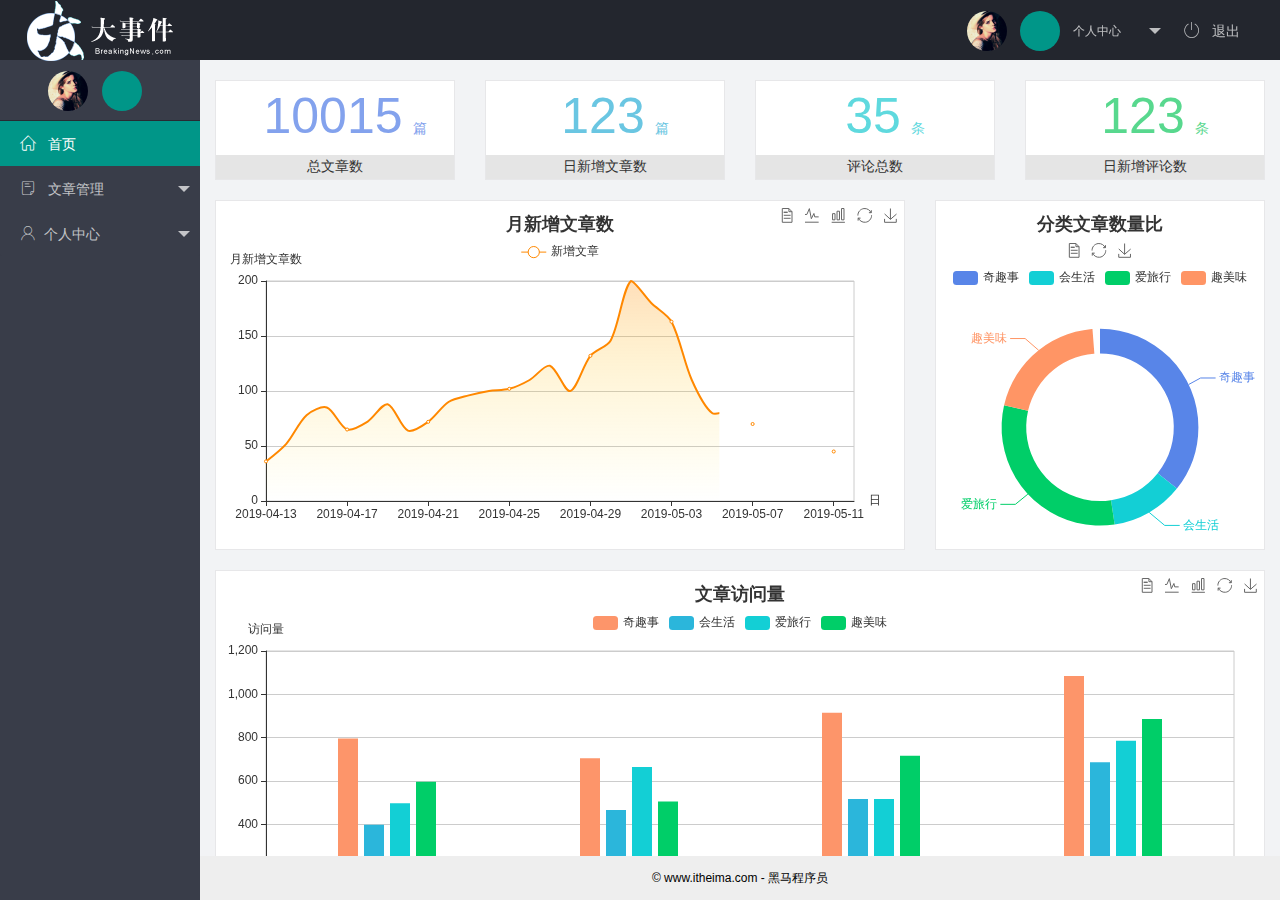
<file: index.html>
<!DOCTYPE html>
<html lang="en">

<head>
    <meta charset="UTF-8">
    <meta name="viewport" content="width=device-width, initial-scale=1.0">
    <title>后台主页</title>
    <!-- 引入layui css -->
    <link rel="stylesheet" href="/assets/lib/layui/css/layui.css">
    <!-- 引入字体图标库 -->
    <link rel="stylesheet" href="/assets/fonts/iconfont.css">
    <!-- 引入自己的css -->
    <link rel="stylesheet" href="/assets/css/index.css" />
</head>

<body class="layui-layout-body">
    <div class="layui-layout layui-layout-admin">
        <div class="layui-header">
            <div class="layui-logo">
                <img src="/assets/images/logo.png" alt="">
            </div>
            <ul class="layui-nav layui-layout-right">
                <li class="layui-nav-item">
                    <a href="javascript:;" class="userinfo">
                        <img src="/assets/images/sample.jpg" class="layui-nav-img" />
                        <span class="text-avatar"></span>
                        个人中心
                    </a>
                    <dl class="layui-nav-child">
                        <dd><a href="/user/user_info.html" target="fm">基本资料</a></dd>
                        <dd><a href="/user/user_avatar.html" target="fm">更换头像</a></dd>
                        <dd><a href="/user/user_pwd.html" target="fm">重置密码</a></dd>
                    </dl>
                </li>
                <li class="layui-nav-item"><a href="javascript:;" id="btnLogout"><span
                            class="iconfont icon-tuichu"></span>
                        退出</a></li>
            </ul>
        </div>

        <div class="layui-side layui-bg-black">
            <div class="layui-side-scroll">
                <!-- 侧边导航头部 -->
                <div class="userinfo">
                    <img src="/assets/images/sample.jpg" class="layui-nav-img" />
                    <span class="text-avatar"></span>
                    <span id="welcome"></span>
                </div>
                <!-- 左侧导航区域（可配合layui已有的垂直导航） -->
                <ul class="layui-nav layui-nav-tree" lay-shrink="all">
                    <li class="layui-nav-item layui-this">
                        <a href="/home/dashboard.html" target="fm">
                            <span class="iconfont icon-home"></span>
                            首页</a>
                    </li>
                    <li class="layui-nav-item">
                        <a class="" href="javascript:;">
                            <span class="iconfont icon-16"></span>
                            文章管理</a>
                        <dl class="layui-nav-child">
                            <dd><a href="/article/art_cate.html" target="fm"><i class="layui-icon layui-icon-app"></i>
                                    文章类别</a></dd>
                            <dd><a href="/article/art_list.html" target="fm"><i
                                        class="layui-icon layui-icon-app"></i>文章列表</a></dd>
                            <dd><a href="/article/art_pub.html" target="fm"><i
                                        class="layui-icon layui-icon-app"></i>发表文章</a></dd>
                        </dl>
                    </li>
                    <li class="layui-nav-item">
                        <a href="javascript:;"><span class="iconfont icon-user"></span>个人中心</a>
                        <dl class="layui-nav-child">
                            <dd><a href="/user/user_info.html" target="fm"><i
                                        class="layui-icon layui-icon-app"></i>基本资料</a></dd>
                            <dd><a href="/user/user_avatar.html" target="fm"><i
                                        class="layui-icon layui-icon-app"></i>更换头像</a></dd>
                            <dd><a href="/user/user_pwd.html" target="fm"><i
                                        class="layui-icon layui-icon-app"></i>重置密码</a></dd>
                        </dl>
                    </li>
                </ul>
            </div>
        </div>

        <div class="layui-body">
            <!-- 内容主体区域 -->
            <iframe name="fm" src="/home/dashboard.html" frameborder="0"></iframe>
        </div>

        <div class="layui-footer">
            <!-- 底部固定区域 -->
            © www.itheima.com - 黑马程序员
        </div>
    </div>
    <script src="/assets/lib/layui/layui.all.js"></script>
    <!-- 引入jq -->
    <script src="/assets/lib/jquery.js"></script>
    <!-- 引入获取ajax地址拦截 -->
    <script src="/assets/js/baseAPI.js"></script>
    <!-- 引入自己的js -->
    <script src="/assets/js/index.js"></script>
</body>

</html>
</file>
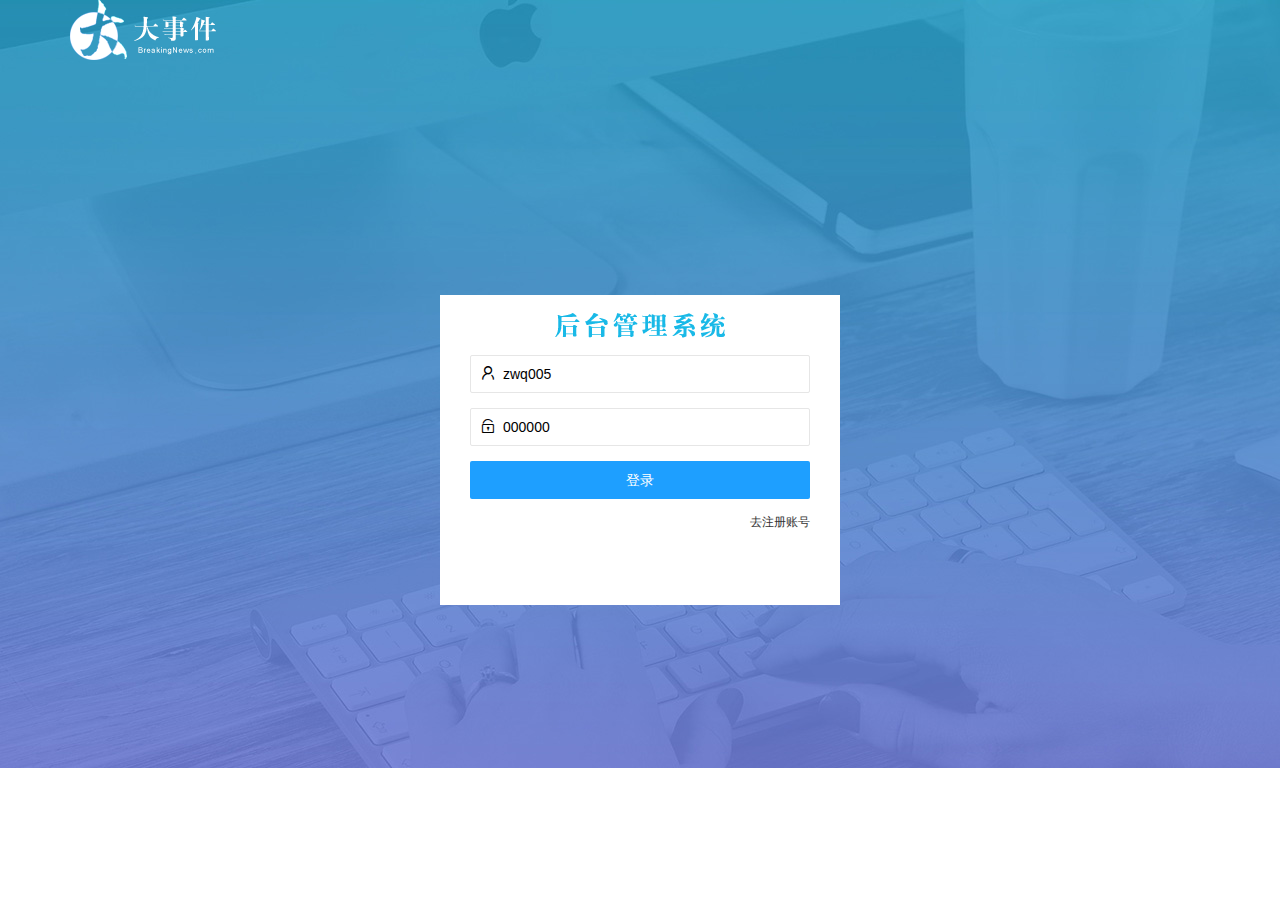
<file: login.html>
<!DOCTYPE html>
<html lang="en">

<head>
    <meta charset="UTF-8">
    <meta name="viewport" content="width=device-width, initial-scale=1.0">
    <title>大事件-登录/注册</title>
    <!-- 引入layui -->
    <link rel="stylesheet" href="/assets/lib/layui/css/layui.css">
    <!-- 引入自己的css -->
    <link rel="stylesheet" href="/assets/css/login.css">
</head>

<body>
    <!-- 顶部logo -->
    <div class="layui-main">
        <img src="/assets/images/logo.png" alt="">
    </div>
    <!-- 注册登录区域 -->
    <div class="loginAndRegBox">
        <!-- 登录区标题区 -->
        <div class="titleBox"></div>
        <!-- 登录区 -->
        <div class="login-box">
            <!-- 登录表单 -->
            <form class="layui-form" id="form_login" target="_blank">
                <!-- 用户登录 -->
                <div class="layui-form-item">
                    <i class="layui-icon layui-icon-username"></i>
                    <input value="zwq005" type="text" name="username" required lay-verify="required"
                        placeholder="请输入用户名" autocomplete="off" class="layui-input">
                </div>
                <!-- 密码表单 -->
                <div class="layui-form-item">
                    <i class="layui-icon layui-icon-password"></i>
                    <input value="000000" type="text" name="password" required lay-verify="required|pwd"
                        placeholder="请输入密码" autocomplete="off" class="layui-input">
                </div>
                <!-- 提交按钮  lay-submit 这个属性必须存在后期绑定提交事件用-->
                <div class="layui-form-item">
                    <button class="layui-btn layui-btn-fluid layui-btn-normal" lay-submit
                        lay-filter="formDemo">登录</button>
                </div>
                <!-- 注册账号提示 -->
                <div class="layui-form-item links">
                    <a href="javascript:;" id="link_reg">去注册账号</a>
                </div>
            </form>
        </div>
        <!-- 注册区 -->
        <div class="reg-box">
            <!-- 注册表单 -->
            <form class="layui-form" id="form_reg">
                <div class="layui-form-item">
                    <i class="layui-icon layui-icon-username"></i>
                    <input type="text" name="username" required lay-verify="required" placeholder="请输入用户名"
                        autocomplete="off" class="layui-input">
                </div>
                <!-- 注册密码表单 -->
                <div class="layui-form-item">
                    <i class="layui-icon layui-icon-password"></i>
                    <input type="password" name="password" required lay-verify="required|pwd" placeholder="请输入密码"
                        autocomplete="off" class="layui-input">
                </div>
                <!-- 确认密码 -->
                <div class="layui-form-item">
                    <i class="layui-icon layui-icon-password"></i>
                    <input type="password" name="repassword" required lay-verify="required|pwd|repwd"
                        placeholder="请再次确认密码" autocomplete="off" class="layui-input">
                </div>
                <!-- 提交按钮  lay-submit 这个属性必须存在后期绑定提交事件用-->
                <div class="layui-form-item">
                    <button class="layui-btn layui-btn-fluid layui-btn-normal" lay-submit>注册</button>
                </div>
                <!-- 注册账号 -->
                <div class="layui-form-item links">
                    <a href="javascript:;" id="link_login">去登录</a>
                </div>
            </form>
        </div>
    </div>
    <!-- 引入layyui 表单验证格式js -->
    <script src="/assets/lib/layui/layui.all.js"></script>
    <!-- 引入jq文件 -->
    <script src="/assets/lib/jquery.js"></script>
    <!-- 引入封装的地址函数 -->
    <script src="/assets/js/baseAPI.js"></script>
    <!-- 引入自己的文件 -->
    <script src="/assets/js/login.js"></script>
</body>

</html>
</file>
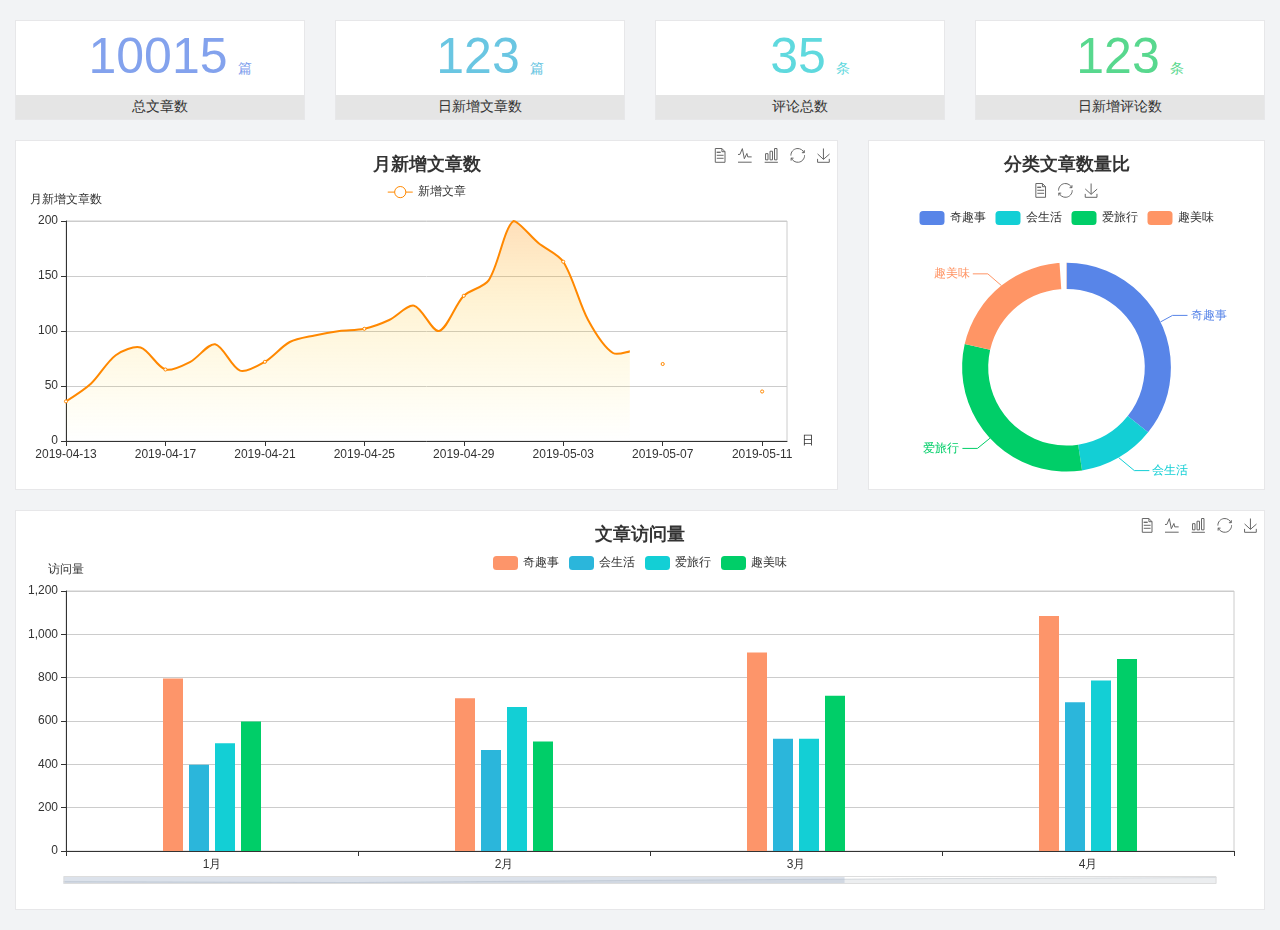
<file: home/dashboard.html>
<!DOCTYPE html>
<html lang="en">

<head>
  <meta charset="UTF-8">
  <meta name="viewport" content="width=device-width, initial-scale=1.0">
  <meta http-equiv="X-UA-Compatible" content="ie=edge">
  <title>图表统计</title>
  <link rel="stylesheet" href="../../assets/lib/bootstrap.css" />
  <link rel="stylesheet" href="../../assets/lib/main.css" />
  <script src="../../assets/lib/jquery.js"></script>
  <script type="text/javascript" src="../../assets/lib/echarts.min.js"></script>
</head>

<body>
  <div class="container-fluid">
    <div class="row spannel_list">
      <div class="col-sm-3 col-xs-6">
        <div class="spannel">
          <em>10015</em><span>篇</span>
          <b>总文章数</b>
        </div>
      </div>
      <div class="col-sm-3 col-xs-6">
        <div class="spannel scolor01">
          <em>123</em><span>篇</span>
          <b>日新增文章数</b>
        </div>
      </div>
      <div class="col-sm-3 col-xs-6">
        <div class="spannel scolor02">
          <em>35</em><span>条</span>
          <b>评论总数</b>
        </div>
      </div>
      <div class="col-sm-3 col-xs-6">
        <div class="spannel scolor03">
          <em>123</em><span>条</span>
          <b>日新增评论数</b>
        </div>
      </div>
    </div>
  </div>

  <div class="container-fluid">
    <div class="row curve-pie">
      <div class="col-lg-8 col-md-8">
        <div class="gragh_pannel" id="curve_show"></div>
      </div>
      <div class="col-lg-4 col-md-4">
        <div class="gragh_pannel" id="pie_show"></div>
      </div>
    </div>
  </div>

  <div class="container-fluid">
    <div class="column_pannel" id="column_show"></div>
  </div>

  <script>
    var oChart = echarts.init(document.getElementById('curve_show'));
    var aList_all = [
      { 'count': 36, 'date': '2019-04-13' },
      { 'count': 52, 'date': '2019-04-14' },
      { 'count': 78, 'date': '2019-04-15' },
      { 'count': 85, 'date': '2019-04-16' },
      { 'count': 65, 'date': '2019-04-17' },
      { 'count': 72, 'date': '2019-04-18' },
      { 'count': 88, 'date': '2019-04-19' },
      { 'count': 64, 'date': '2019-04-20' },
      { 'count': 72, 'date': '2019-04-21' },
      { 'count': 90, 'date': '2019-04-22' },
      { 'count': 96, 'date': '2019-04-23' },
      { 'count': 100, 'date': '2019-04-24' },
      { 'count': 102, 'date': '2019-04-25' },
      { 'count': 110, 'date': '2019-04-26' },
      { 'count': 123, 'date': '2019-04-27' },
      { 'count': 100, 'date': '2019-04-28' },
      { 'count': 132, 'date': '2019-04-29' },
      { 'count': 146, 'date': '2019-04-30' },
      { 'count': 200, 'date': '2019-05-01' },
      { 'count': 180, 'date': '2019-05-02' },
      { 'count': 163, 'date': '2019-05-03' },
      { 'count': 110, 'date': '2019-05-04' },
      { 'count': 80, 'date': '2019-05-05' },
      { 'count': 82, 'date': '2019-05-06' },
      { 'count': 70, 'date': '2019-05-07' },
      { 'count': 65, 'date': '2019-05-08' },
      { 'count': 54, 'date': '2019-05-09' },
      { 'count': 40, 'date': '2019-05-10' },
      { 'count': 45, 'date': '2019-05-11' },
      { 'count': 38, 'date': '2019-05-12' },
    ];

    let aCount = [];
    let aDate = [];

    for (var i = 0; i < aList_all.length; i++) {
      aCount.push(aList_all[i].count);
      aDate.push(aList_all[i].date);
    }

    var chartopt = {
      title: {
        text: '月新增文章数',
        left: 'center',
        top: '10'
      },
      tooltip: {
        trigger: 'axis'
      },
      legend: {
        data: ['新增文章'],
        top: '40'
      },
      toolbox: {
        show: true,
        feature: {
          mark: { show: true },
          dataView: { show: true, readOnly: false },
          magicType: { show: true, type: ['line', 'bar'] },
          restore: { show: true },
          saveAsImage: { show: true }
        }
      },
      calculable: true,
      xAxis: [
        {
          name: '日',
          type: 'category',
          boundaryGap: false,
          data: aDate
        }
      ],
      yAxis: [
        {
          name: '月新增文章数',
          type: 'value'
        }
      ],
      series: [
        {
          name: '新增文章',
          type: 'line',
          smooth: true,
          itemStyle: { normal: { areaStyle: { type: 'default' }, color: '#f80' }, lineStyle: { color: '#f80' } },
          data: aCount
        }],
      areaStyle: {
        normal: {
          color: new echarts.graphic.LinearGradient(0, 0, 0, 1, [{
            offset: 0,
            color: 'rgba(255,136,0,0.39)'
          }, {
            offset: .34,
            color: 'rgba(255,180,0,0.25)'
          }, {
            offset: 1,
            color: 'rgba(255,222,0,0.00)'
          }])

        }
      },
      grid: {
        show: true,
        x: 50,
        x2: 50,
        y: 80,
        height: 220
      }
    };

    oChart.setOption(chartopt);


    var oPie = echarts.init(document.getElementById('pie_show'));
    var oPieopt =
    {
      title: {
        top: 10,
        text: '分类文章数量比',
        x: 'center'
      },
      tooltip: {
        trigger: 'item',
        formatter: "{a} <br/>{b} : {c} ({d}%)"
      },
      color: ['#5885e8', '#13cfd5', '#00ce68', '#ff9565'],
      legend: {
        x: 'center',
        top: 65,
        data: ['奇趣事', '会生活', '爱旅行', '趣美味']
      },
      toolbox: {
        show: true,
        x: 'center',
        top: 35,
        feature: {
          mark: { show: true },
          dataView: { show: true, readOnly: false },
          magicType: {
            show: true,
            type: ['pie', 'funnel'],
            option: {
              funnel: {
                x: '25%',
                width: '50%',
                funnelAlign: 'left',
                max: 1548
              }
            }
          },
          restore: { show: true },
          saveAsImage: { show: true }
        }
      },
      calculable: true,
      series: [
        {
          name: '访问来源',
          type: 'pie',
          radius: ['45%', '60%'],
          center: ['50%', '65%'],
          data: [
            { value: 300, name: '奇趣事' },
            { value: 100, name: '会生活' },
            { value: 260, name: '爱旅行' },
            { value: 180, name: '趣美味' }
          ]
        }
      ]
    };
    oPie.setOption(oPieopt);



    var oColumn = this.echarts.init(document.getElementById('column_show'));
    var oColumnopt =
    {
      title: {
        text: '文章访问量',
        left: 'center',
        top: '10'
      },
      tooltip: {
        trigger: 'axis'
      },
      legend: {
        data: ['奇趣事', '会生活', '爱旅行', '趣美味'],
        top: '40'
      },
      toolbox: {
        show: true,
        feature: {
          mark: { show: true },
          dataView: { show: true, readOnly: false },
          magicType: { show: true, type: ['line', 'bar'] },
          restore: { show: true },
          saveAsImage: { show: true }
        }
      },
      calculable: true,
      xAxis: [
        {
          type: 'category',
          data: ['1月', '2月', '3月', '4月', '5月']
        }
      ],
      yAxis: [
        {
          name: '访问量',
          type: 'value'
        }
      ],
      series: [
        {
          name: '奇趣事',
          type: 'bar',
          barWidth: 20,
          itemStyle: {
            normal: { areaStyle: { type: 'default' }, color: '#fd956a' }
          },
          data: [800, 708, 920, 1090, 1200]
        },
        {
          name: '会生活',
          type: 'bar',
          barWidth: 20,
          itemStyle: {
            normal: { areaStyle: { type: 'default' }, color: '#2bb6db' }
          },
          data: [400, 468, 520, 690, 800]
        },
        {
          name: '爱旅行',
          type: 'bar',
          barWidth: 20,
          itemStyle: {
            normal: { areaStyle: { type: 'default' }, color: '#13cfd5' }
          },
          data: [500, 668, 520, 790, 900]
        },
        {
          name: '趣美味',
          type: 'bar',
          barWidth: 20,
          itemStyle: {
            normal: { areaStyle: { type: 'default' }, color: '#00ce68' }
          },
          data: [600, 508, 720, 890, 1000]
        }
      ],
      grid: {
        show: true,
        x: 50,
        x2: 30,
        y: 80,
        height: 260
      },
      dataZoom: [//给x轴设置滚动条
        {
          start: 0,//默认为0
          end: 100 - 1000 / 31,//默认为100
          type: 'slider',
          show: true,
          xAxisIndex: [0],
          handleSize: 0,//滑动条的 左右2个滑动条的大小
          height: 8,//组件高度
          left: 45, //左边的距离
          right: 50,//右边的距离
          bottom: 26,//右边的距离
          handleColor: '#ddd',//h滑动图标的颜色
          handleStyle: {
            borderColor: "#cacaca",
            borderWidth: "1",
            shadowBlur: 2,
            background: "#ddd",
            shadowColor: "#ddd",
          }
        }]
    };
    oColumn.setOption(oColumnopt);
  </script>
</body>

</html>
</file>
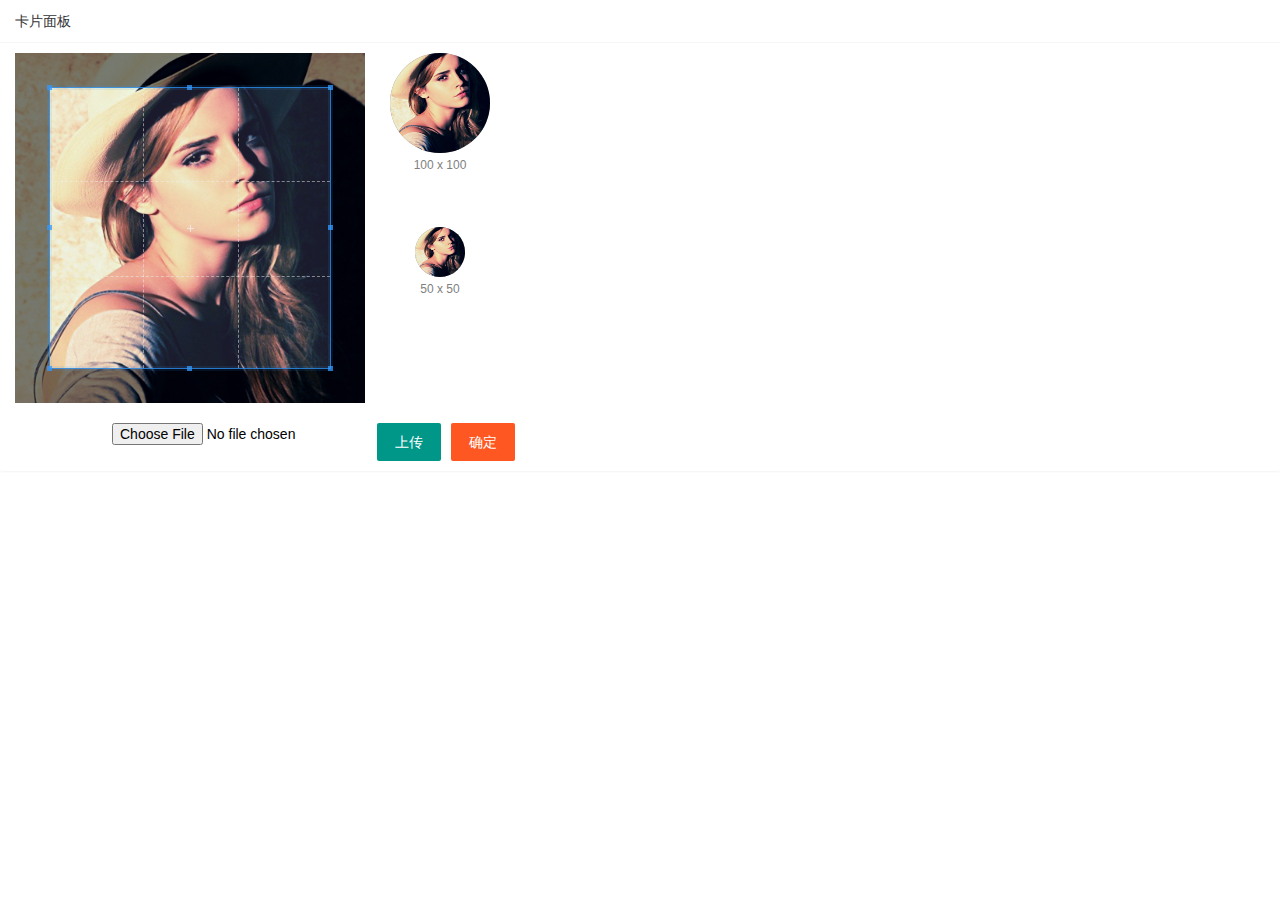
<file: user/user_avatar.html>
<!DOCTYPE html>
<html lang="en">

<head>
    <meta charset="UTF-8">
    <meta name="viewport" content="width=device-width, initial-scale=1.0">
    <title>Document</title>
    <link rel="stylesheet" href="/assets/lib/layui/css/layui.css">
    <link rel="stylesheet" href="/assets/lib/cropper/cropper.css" />
    <link rel="stylesheet" href="/assets/css/user/user_avatar.css">
</head>

<body>


    <div class="layui-card">
        <div class="layui-card-header">卡片面板</div>
        <div class="layui-card-body">
            <!-- 第一行的图片裁剪和预览区域 -->
            <div class="row1">
                <!-- 图片裁剪区域 -->
                <div class="cropper-box">
                    <!-- 这个 img 标签很重要，将来会把它初始化为裁剪区域 -->
                    <img id="image" src="/assets/images/sample.jpg" />
                </div>
                <!-- 图片的预览区域 -->
                <div class="preview-box">
                    <div>
                        <!-- 宽高为 100px 的预览区域 -->
                        <div class="img-preview w100"></div>
                        <p class="size">100 x 100</p>
                    </div>
                    <div>
                        <!-- 宽高为 50px 的预览区域 -->
                        <div class="img-preview w50"></div>
                        <p class="size">50 x 50</p>
                    </div>
                </div>
            </div>

            <!-- 第二行的按钮区域 -->
            <div class="row2">
                <!-- 放一个用于上传文件的输入框 -->
                <input type="file" id="file" accept="image/png,image/jpeg">
                <button id="btnChooseImage" type="button" class="layui-btn">上传</button>
                <button id="btnUpload" type="button" class="layui-btn layui-btn-danger">确定</button>
            </div>
        </div>
    </div>
    <!-- 导入 layui.js -->
    <script src="/assets/lib/layui/layui.all.js"></script>
    <!-- 导入jq -->
    <script src="/assets/lib/jquery.js"></script>
    <script src="/assets/lib/cropper/Cropper.js"></script>
    <script src="/assets/lib/cropper/jquery-cropper.js"></script>
    <!-- 导入baceAPI -->
    <script src="/assets/js/baseAPI.js"></script>
    <!-- 导入自己的js -->
    <script src="/assets/js/user/user_avatar.js"></script>
</body>

</html>
</file>
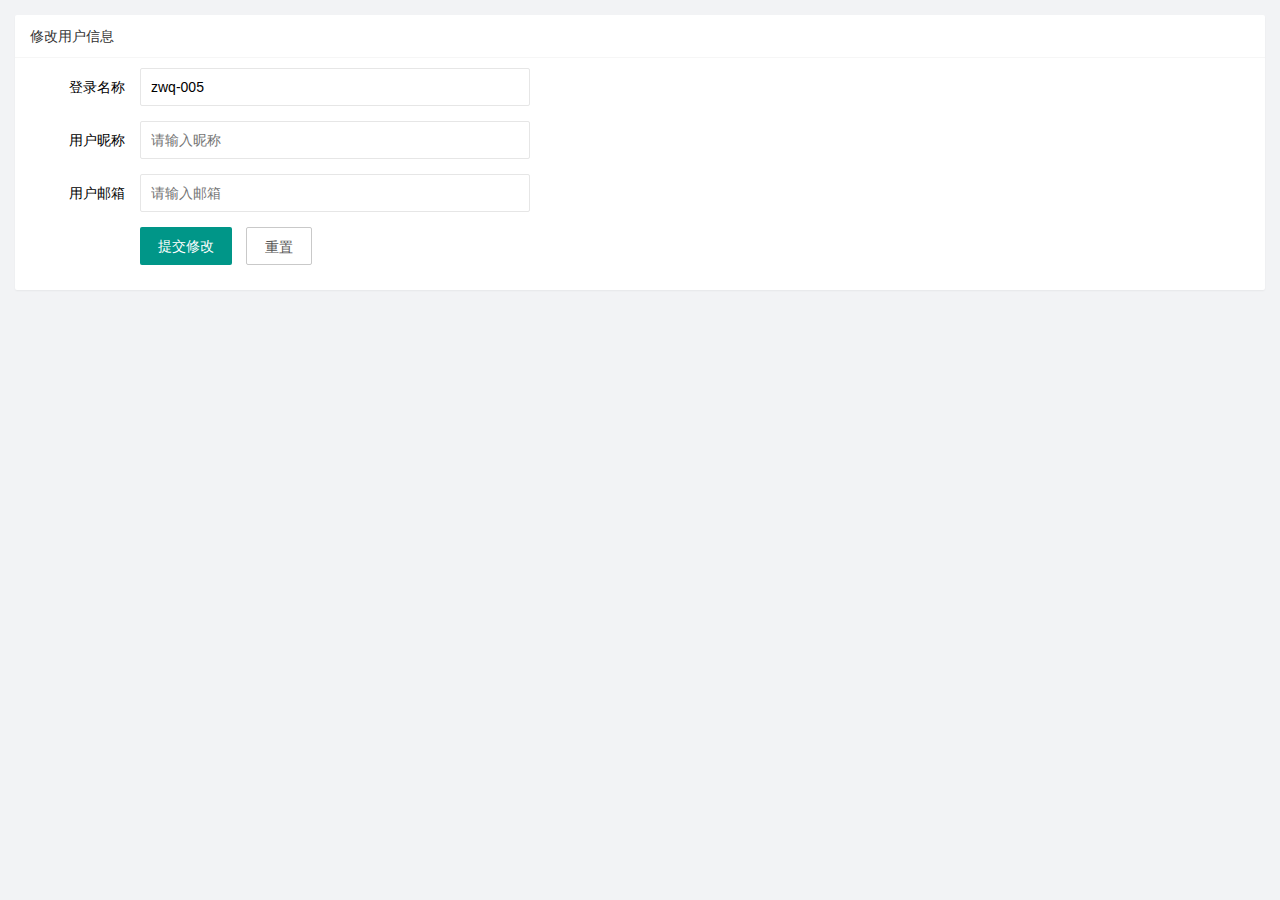
<file: user/user_info.html>
<!DOCTYPE html>
<html lang="en">

<head>
    <meta charset="UTF-8">
    <meta name="viewport" content="width=device-width, initial-scale=1.0">
    <title>Document</title>
    <!-- 引入layui 样式 -->
    <link rel="stylesheet" href="/assets/lib/layui/css/layui.css">
    <!-- 引入自己的样式 -->
    <link rel="stylesheet" href="/assets/css/user/user_info.css">
</head>

<body>
    <!-- 卡片区域 -->
    <div class="layui-card">
        <div class="layui-card-header">修改用户信息</div>
        <div class="layui-card-body">
            <form class="layui-form" lay-filter="formUserInfo">
                <!-- 隐藏域 用来存 id -->
                <input type="hidden" name="id">
                <!-- 登录名称 -->
                <div class="layui-form-item">
                    <label class="layui-form-label">登录名称</label>
                    <div class="layui-input-block">
                        <!-- readonly 这个属性是设置表单 只能看 不能改  -->
                        <input value="zwq-005" type="text" name="username" readonly required lay-verify="required"
                            placeholder="请输入用户名" autocomplete="off" class="layui-input">
                    </div>
                </div>
                <!-- 用户昵称 -->
                <div class="layui-form-item">
                    <label class="layui-form-label">用户昵称</label>
                    <div class="layui-input-block">
                        <input type="text" name="nickname" required lay-verify="required|nickname" placeholder="请输入昵称"
                            autocomplete="off" class="layui-input">
                    </div>
                </div>
                <!-- 邮箱 -->
                <div class="layui-form-item">
                    <label class="layui-form-label">用户邮箱</label>
                    <div class="layui-input-block">
                        <input type="text" name="email" required lay-verify="required|email" placeholder="请输入邮箱"
                            autocomplete="off" class="layui-input">
                    </div>
                </div>
                <!-- 按钮 -->
                <div class="layui-form-item">
                    <div class="layui-input-block">
                        <button class="layui-btn" lay-submit lay-filter="formDemo">提交修改</button>
                        <button id="btnReset" type="reset" class="layui-btn layui-btn-primary">重置</button>
                    </div>
                </div>
            </form>
        </div>
    </div>
    <!-- 导入 layui.js -->
    <script src="/assets/lib/layui/layui.all.js"></script>
    <!-- 导入jq -->
    <script src="/assets/lib/jquery.js"></script>
    <!-- 导入baceAPI -->
    <script src="/assets/js/baseAPI.js"></script>
    <!-- 导入自己的js -->
    <script src="/assets/js/user/user_info.js"></script>
</body>

</html>
</file>
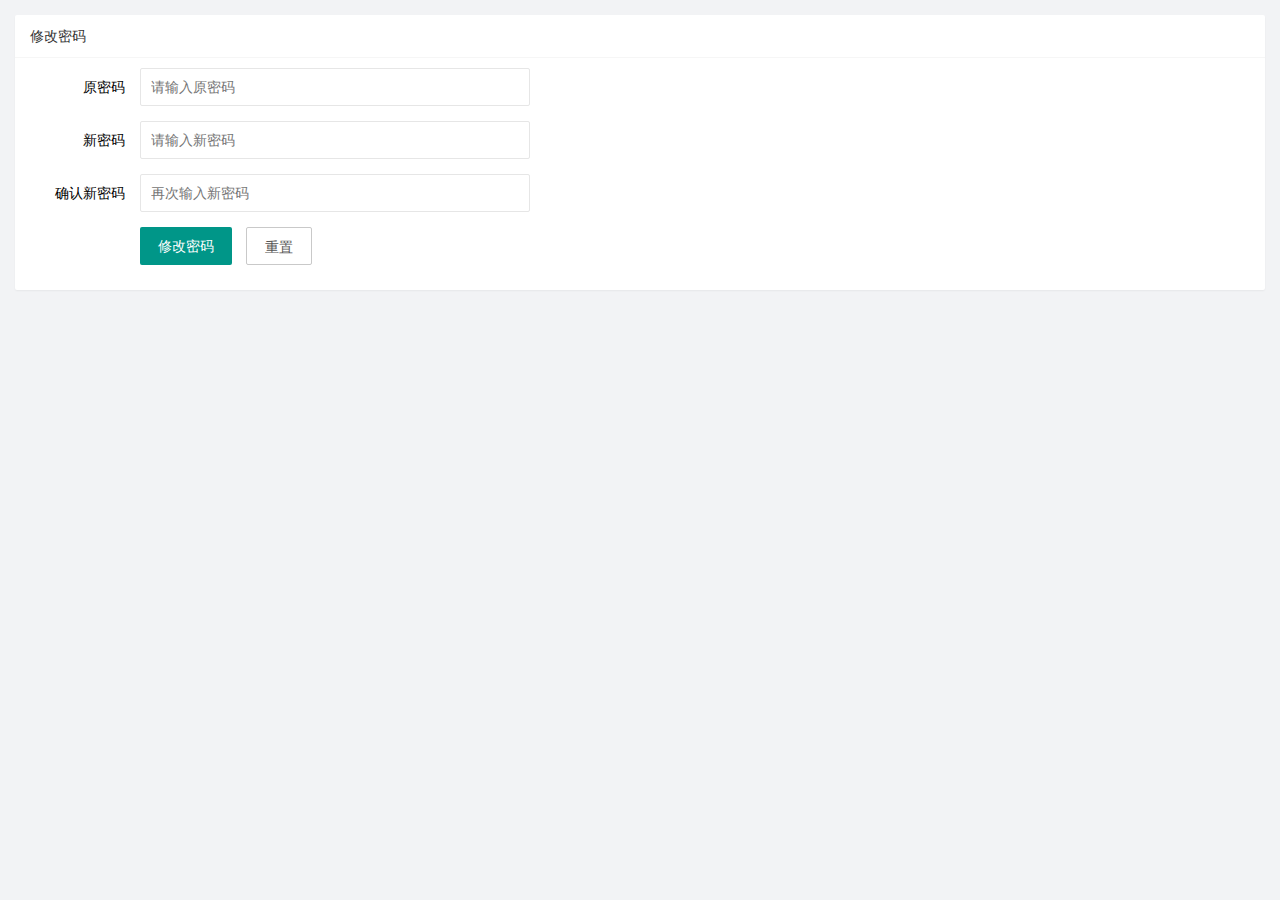
<file: user/user_pwd.html>
<!DOCTYPE html>
<html lang="en">

<head>
    <meta charset="UTF-8">
    <meta name="viewport" content="width=device-width, initial-scale=1.0">
    <title>Document</title>
    <link rel="stylesheet" href="/assets/lib/layui/css/layui.css">
    <link rel="stylesheet" href="/assets/css/user/user_pwd.css">
</head>

<body>
    <!-- 卡片区域 -->
    <div class="layui-card">
        <div class="layui-card-header">修改密码</div>
        <div class="layui-card-body">
            <form class="layui-form" action="">
                <!-- 原密码 -->
                <div class="layui-form-item">
                    <label class="layui-form-label">原密码</label>
                    <div class="layui-input-block">
                        <input type="text" name="oldPwd" required lay-verify="required|pwd" placeholder="请输入原密码"
                            autocomplete="off" class="layui-input">
                    </div>
                </div>
                <!-- 新密码 -->
                <div class="layui-form-item">
                    <label class="layui-form-label">新密码</label>
                    <div class="layui-input-block">
                        <input type="text" name="newPwd" required lay-verify="required|pwd|samepwd" placeholder="请输入新密码"
                            autocomplete="off" class="layui-input">
                    </div>
                </div>
                <!-- 确认新密码 -->
                <div class="layui-form-item">
                    <label class="layui-form-label">确认新密码</label>
                    <div class="layui-input-block">
                        <input type="text" name="repwd" required lay-verify="required|pwd|repwd" placeholder="再次输入新密码"
                            autocomplete="off" class="layui-input">
                    </div>
                </div>
                <!-- 按钮 -->
                <div class="layui-form-item">
                    <div class="layui-input-block">
                        <button class="layui-btn" lay-submit lay-filter="formDemo">修改密码</button>
                        <button id="btnReset" type="reset" class="layui-btn layui-btn-primary">重置</button>
                    </div>
                </div>
            </form>
        </div>
    </div>


    <!-- 导入 layui.js -->
    <script src="/assets/lib/layui/layui.all.js"></script>
    <!-- 导入jq -->
    <script src="/assets/lib/jquery.js"></script>
    <!-- 导入baceAPI -->
    <script src="/assets/js/baseAPI.js"></script>
    <!-- 导入自己的js -->
    <script src="/assets/js/user/user_pwd.js"></script>
</body>

</html>
</file>
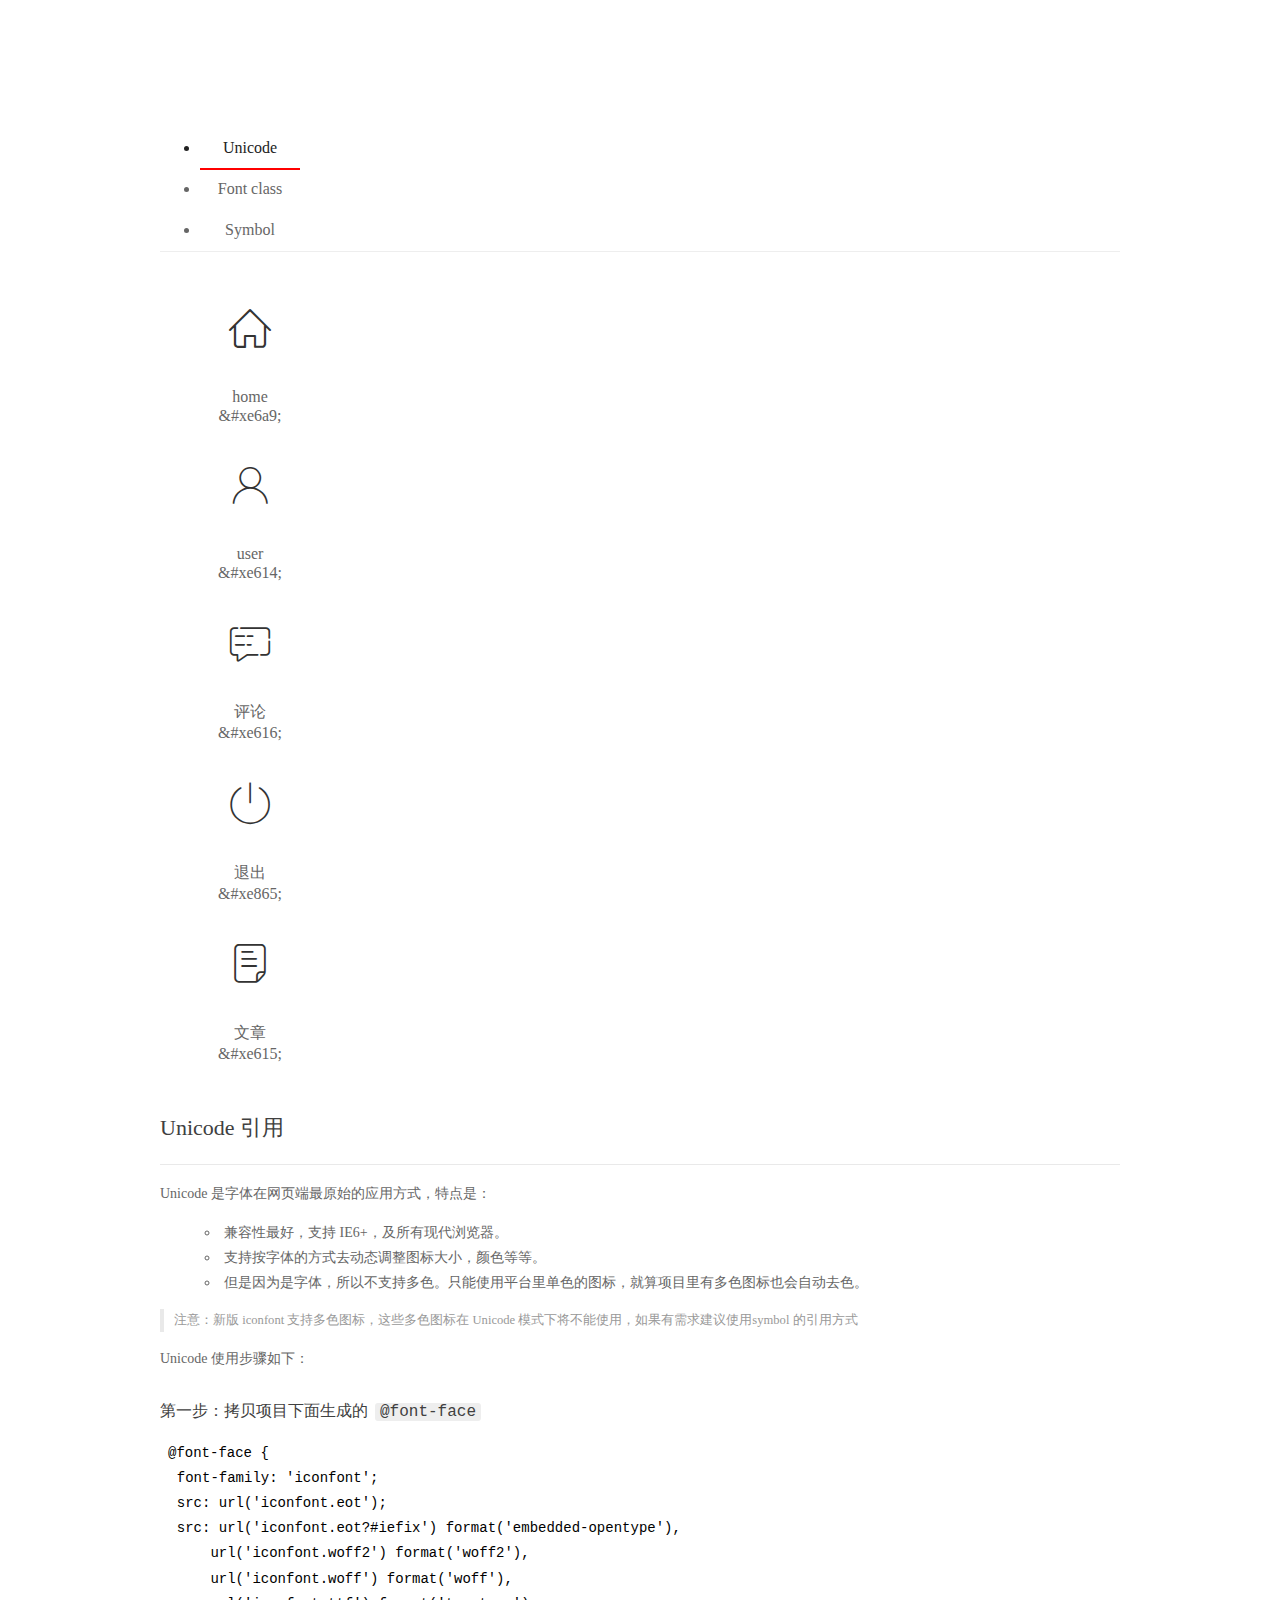
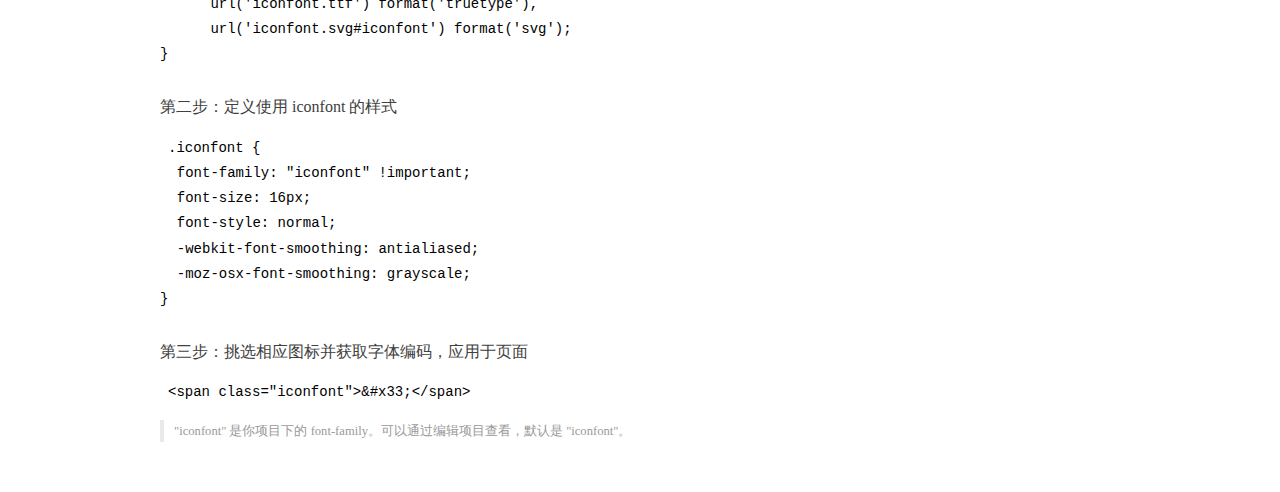
<file: assets/fonts/demo_index.html>
<!DOCTYPE html>
<html>
<head>
  <meta charset="utf-8"/>
  <title>IconFont Demo</title>
  <link rel="shortcut icon" href="https://gtms04.alicdn.com/tps/i4/TB1_oz6GVXXXXaFXpXXJDFnIXXX-64-64.ico" type="image/x-icon"/>
  <link rel="stylesheet" href="https://g.alicdn.com/thx/cube/1.3.2/cube.min.css">
  <link rel="stylesheet" href="demo.css">
  <link rel="stylesheet" href="iconfont.css">
  <script src="iconfont.js"></script>
  <!-- jQuery -->
  <script src="https://a1.alicdn.com/oss/uploads/2018/12/26/7bfddb60-08e8-11e9-9b04-53e73bb6408b.js"></script>
  <!-- 代码高亮 -->
  <script src="https://a1.alicdn.com/oss/uploads/2018/12/26/a3f714d0-08e6-11e9-8a15-ebf944d7534c.js"></script>
</head>
<body>
  <div class="main">
    <h1 class="logo"><a href="https://www.iconfont.cn/" title="iconfont 首页" target="_blank">&#xe86b;</a></h1>
    <div class="nav-tabs">
      <ul id="tabs" class="dib-box">
        <li class="dib active"><span>Unicode</span></li>
        <li class="dib"><span>Font class</span></li>
        <li class="dib"><span>Symbol</span></li>
      </ul>
      
    </div>
    <div class="tab-container">
      <div class="content unicode" style="display: block;">
          <ul class="icon_lists dib-box">
          
            <li class="dib">
              <span class="icon iconfont">&#xe6a9;</span>
                <div class="name">home</div>
                <div class="code-name">&amp;#xe6a9;</div>
              </li>
          
            <li class="dib">
              <span class="icon iconfont">&#xe614;</span>
                <div class="name">user</div>
                <div class="code-name">&amp;#xe614;</div>
              </li>
          
            <li class="dib">
              <span class="icon iconfont">&#xe616;</span>
                <div class="name">评论</div>
                <div class="code-name">&amp;#xe616;</div>
              </li>
          
            <li class="dib">
              <span class="icon iconfont">&#xe865;</span>
                <div class="name">退出</div>
                <div class="code-name">&amp;#xe865;</div>
              </li>
          
            <li class="dib">
              <span class="icon iconfont">&#xe615;</span>
                <div class="name">文章</div>
                <div class="code-name">&amp;#xe615;</div>
              </li>
          
          </ul>
          <div class="article markdown">
          <h2 id="unicode-">Unicode 引用</h2>
          <hr>

          <p>Unicode 是字体在网页端最原始的应用方式，特点是：</p>
          <ul>
            <li>兼容性最好，支持 IE6+，及所有现代浏览器。</li>
            <li>支持按字体的方式去动态调整图标大小，颜色等等。</li>
            <li>但是因为是字体，所以不支持多色。只能使用平台里单色的图标，就算项目里有多色图标也会自动去色。</li>
          </ul>
          <blockquote>
            <p>注意：新版 iconfont 支持多色图标，这些多色图标在 Unicode 模式下将不能使用，如果有需求建议使用symbol 的引用方式</p>
          </blockquote>
          <p>Unicode 使用步骤如下：</p>
          <h3 id="-font-face">第一步：拷贝项目下面生成的 <code>@font-face</code></h3>
<pre><code class="language-css"
>@font-face {
  font-family: 'iconfont';
  src: url('iconfont.eot');
  src: url('iconfont.eot?#iefix') format('embedded-opentype'),
      url('iconfont.woff2') format('woff2'),
      url('iconfont.woff') format('woff'),
      url('iconfont.ttf') format('truetype'),
      url('iconfont.svg#iconfont') format('svg');
}
</code></pre>
          <h3 id="-iconfont-">第二步：定义使用 iconfont 的样式</h3>
<pre><code class="language-css"
>.iconfont {
  font-family: "iconfont" !important;
  font-size: 16px;
  font-style: normal;
  -webkit-font-smoothing: antialiased;
  -moz-osx-font-smoothing: grayscale;
}
</code></pre>
          <h3 id="-">第三步：挑选相应图标并获取字体编码，应用于页面</h3>
<pre>
<code class="language-html"
>&lt;span class="iconfont"&gt;&amp;#x33;&lt;/span&gt;
</code></pre>
          <blockquote>
            <p>"iconfont" 是你项目下的 font-family。可以通过编辑项目查看，默认是 "iconfont"。</p>
          </blockquote>
          </div>
      </div>
      <div class="content font-class">
        <ul class="icon_lists dib-box">
          
          <li class="dib">
            <span class="icon iconfont icon-home"></span>
            <div class="name">
              home
            </div>
            <div class="code-name">.icon-home
            </div>
          </li>
          
          <li class="dib">
            <span class="icon iconfont icon-user"></span>
            <div class="name">
              user
            </div>
            <div class="code-name">.icon-user
            </div>
          </li>
          
          <li class="dib">
            <span class="icon iconfont icon-pinglun"></span>
            <div class="name">
              评论
            </div>
            <div class="code-name">.icon-pinglun
            </div>
          </li>
          
          <li class="dib">
            <span class="icon iconfont icon-tuichu"></span>
            <div class="name">
              退出
            </div>
            <div class="code-name">.icon-tuichu
            </div>
          </li>
          
          <li class="dib">
            <span class="icon iconfont icon-16"></span>
            <div class="name">
              文章
            </div>
            <div class="code-name">.icon-16
            </div>
          </li>
          
        </ul>
        <div class="article markdown">
        <h2 id="font-class-">font-class 引用</h2>
        <hr>

        <p>font-class 是 Unicode 使用方式的一种变种，主要是解决 Unicode 书写不直观，语意不明确的问题。</p>
        <p>与 Unicode 使用方式相比，具有如下特点：</p>
        <ul>
          <li>兼容性良好，支持 IE8+，及所有现代浏览器。</li>
          <li>相比于 Unicode 语意明确，书写更直观。可以很容易分辨这个 icon 是什么。</li>
          <li>因为使用 class 来定义图标，所以当要替换图标时，只需要修改 class 里面的 Unicode 引用。</li>
          <li>不过因为本质上还是使用的字体，所以多色图标还是不支持的。</li>
        </ul>
        <p>使用步骤如下：</p>
        <h3 id="-fontclass-">第一步：引入项目下面生成的 fontclass 代码：</h3>
<pre><code class="language-html">&lt;link rel="stylesheet" href="./iconfont.css"&gt;
</code></pre>
        <h3 id="-">第二步：挑选相应图标并获取类名，应用于页面：</h3>
<pre><code class="language-html">&lt;span class="iconfont icon-xxx"&gt;&lt;/span&gt;
</code></pre>
        <blockquote>
          <p>"
            iconfont" 是你项目下的 font-family。可以通过编辑项目查看，默认是 "iconfont"。</p>
        </blockquote>
      </div>
      </div>
      <div class="content symbol">
          <ul class="icon_lists dib-box">
          
            <li class="dib">
                <svg class="icon svg-icon" aria-hidden="true">
                  <use xlink:href="#icon-home"></use>
                </svg>
                <div class="name">home</div>
                <div class="code-name">#icon-home</div>
            </li>
          
            <li class="dib">
                <svg class="icon svg-icon" aria-hidden="true">
                  <use xlink:href="#icon-user"></use>
                </svg>
                <div class="name">user</div>
                <div class="code-name">#icon-user</div>
            </li>
          
            <li class="dib">
                <svg class="icon svg-icon" aria-hidden="true">
                  <use xlink:href="#icon-pinglun"></use>
                </svg>
                <div class="name">评论</div>
                <div class="code-name">#icon-pinglun</div>
            </li>
          
            <li class="dib">
                <svg class="icon svg-icon" aria-hidden="true">
                  <use xlink:href="#icon-tuichu"></use>
                </svg>
                <div class="name">退出</div>
                <div class="code-name">#icon-tuichu</div>
            </li>
          
            <li class="dib">
                <svg class="icon svg-icon" aria-hidden="true">
                  <use xlink:href="#icon-16"></use>
                </svg>
                <div class="name">文章</div>
                <div class="code-name">#icon-16</div>
            </li>
          
          </ul>
          <div class="article markdown">
          <h2 id="symbol-">Symbol 引用</h2>
          <hr>

          <p>这是一种全新的使用方式，应该说这才是未来的主流，也是平台目前推荐的用法。相关介绍可以参考这篇<a href="">文章</a>
            这种用法其实是做了一个 SVG 的集合，与另外两种相比具有如下特点：</p>
          <ul>
            <li>支持多色图标了，不再受单色限制。</li>
            <li>通过一些技巧，支持像字体那样，通过 <code>font-size</code>, <code>color</code> 来调整样式。</li>
            <li>兼容性较差，支持 IE9+，及现代浏览器。</li>
            <li>浏览器渲染 SVG 的性能一般，还不如 png。</li>
          </ul>
          <p>使用步骤如下：</p>
          <h3 id="-symbol-">第一步：引入项目下面生成的 symbol 代码：</h3>
<pre><code class="language-html">&lt;script src="./iconfont.js"&gt;&lt;/script&gt;
</code></pre>
          <h3 id="-css-">第二步：加入通用 CSS 代码（引入一次就行）：</h3>
<pre><code class="language-html">&lt;style&gt;
.icon {
  width: 1em;
  height: 1em;
  vertical-align: -0.15em;
  fill: currentColor;
  overflow: hidden;
}
&lt;/style&gt;
</code></pre>
          <h3 id="-">第三步：挑选相应图标并获取类名，应用于页面：</h3>
<pre><code class="language-html">&lt;svg class="icon" aria-hidden="true"&gt;
  &lt;use xlink:href="#icon-xxx"&gt;&lt;/use&gt;
&lt;/svg&gt;
</code></pre>
          </div>
      </div>

    </div>
  </div>
  <script>
  $(document).ready(function () {
      $('.tab-container .content:first').show()

      $('#tabs li').click(function (e) {
        var tabContent = $('.tab-container .content')
        var index = $(this).index()

        if ($(this).hasClass('active')) {
          return
        } else {
          $('#tabs li').removeClass('active')
          $(this).addClass('active')

          tabContent.hide().eq(index).fadeIn()
        }
      })
    })
  </script>
</body>
</html>
</file>
<file: assets/lib/layui/css/layui.css>
/** layui-v2.5.5 MIT License By https://www.layui.com */
 .layui-inline,img{display:inline-block;vertical-align:middle}h1,h2,h3,h4,h5,h6{font-weight:400}.layui-edge,.layui-header,.layui-inline,.layui-main{position:relative}.layui-body,.layui-edge,.layui-elip{overflow:hidden}.layui-btn,.layui-edge,.layui-inline,img{vertical-align:middle}.layui-btn,.layui-disabled,.layui-icon,.layui-unselect{-moz-user-select:none;-webkit-user-select:none;-ms-user-select:none}.layui-elip,.layui-form-checkbox span,.layui-form-pane .layui-form-label{text-overflow:ellipsis;white-space:nowrap}.layui-breadcrumb,.layui-tree-btnGroup{visibility:hidden}blockquote,body,button,dd,div,dl,dt,form,h1,h2,h3,h4,h5,h6,input,li,ol,p,pre,td,textarea,th,ul{margin:0;padding:0;-webkit-tap-highlight-color:rgba(0,0,0,0)}a:active,a:hover{outline:0}img{border:none}li{list-style:none}table{border-collapse:collapse;border-spacing:0}h4,h5,h6{font-size:100%}button,input,optgroup,option,select,textarea{font-family:inherit;font-size:inherit;font-style:inherit;font-weight:inherit;outline:0}pre{white-space:pre-wrap;white-space:-moz-pre-wrap;white-space:-pre-wrap;white-space:-o-pre-wrap;word-wrap:break-word}body{line-height:24px;font:14px Helvetica Neue,Helvetica,PingFang SC,Tahoma,Arial,sans-serif}hr{height:1px;margin:10px 0;border:0;clear:both}a{color:#333;text-decoration:none}a:hover{color:#777}a cite{font-style:normal;*cursor:pointer}.layui-border-box,.layui-border-box *{box-sizing:border-box}.layui-box,.layui-box *{box-sizing:content-box}.layui-clear{clear:both;*zoom:1}.layui-clear:after{content:'\20';clear:both;*zoom:1;display:block;height:0}.layui-inline{*display:inline;*zoom:1}.layui-edge{display:inline-block;width:0;height:0;border-width:6px;border-style:dashed;border-color:transparent}.layui-edge-top{top:-4px;border-bottom-color:#999;border-bottom-style:solid}.layui-edge-right{border-left-color:#999;border-left-style:solid}.layui-edge-bottom{top:2px;border-top-color:#999;border-top-style:solid}.layui-edge-left{border-right-color:#999;border-right-style:solid}.layui-disabled,.layui-disabled:hover{color:#d2d2d2!important;cursor:not-allowed!important}.layui-circle{border-radius:100%}.layui-show{display:block!important}.layui-hide{display:none!important}@font-face{font-family:layui-icon;src:url(../font/iconfont.eot?v=250);src:url(../font/iconfont.eot?v=250#iefix) format('embedded-opentype'),url(../font/iconfont.woff2?v=250) format('woff2'),url(../font/iconfont.woff?v=250) format('woff'),url(../font/iconfont.ttf?v=250) format('truetype'),url(../font/iconfont.svg?v=250#layui-icon) format('svg')}.layui-icon{font-family:layui-icon!important;font-size:16px;font-style:normal;-webkit-font-smoothing:antialiased;-moz-osx-font-smoothing:grayscale}.layui-icon-reply-fill:before{content:"\e611"}.layui-icon-set-fill:before{content:"\e614"}.layui-icon-menu-fill:before{content:"\e60f"}.layui-icon-search:before{content:"\e615"}.layui-icon-share:before{content:"\e641"}.layui-icon-set-sm:before{content:"\e620"}.layui-icon-engine:before{content:"\e628"}.layui-icon-close:before{content:"\1006"}.layui-icon-close-fill:before{content:"\1007"}.layui-icon-chart-screen:before{content:"\e629"}.layui-icon-star:before{content:"\e600"}.layui-icon-circle-dot:before{content:"\e617"}.layui-icon-chat:before{content:"\e606"}.layui-icon-release:before{content:"\e609"}.layui-icon-list:before{content:"\e60a"}.layui-icon-chart:before{content:"\e62c"}.layui-icon-ok-circle:before{content:"\1005"}.layui-icon-layim-theme:before{content:"\e61b"}.layui-icon-table:before{content:"\e62d"}.layui-icon-right:before{content:"\e602"}.layui-icon-left:before{content:"\e603"}.layui-icon-cart-simple:before{content:"\e698"}.layui-icon-face-cry:before{content:"\e69c"}.layui-icon-face-smile:before{content:"\e6af"}.layui-icon-survey:before{content:"\e6b2"}.layui-icon-tree:before{content:"\e62e"}.layui-icon-upload-circle:before{content:"\e62f"}.layui-icon-add-circle:before{content:"\e61f"}.layui-icon-download-circle:before{content:"\e601"}.layui-icon-templeate-1:before{content:"\e630"}.layui-icon-util:before{content:"\e631"}.layui-icon-face-surprised:before{content:"\e664"}.layui-icon-edit:before{content:"\e642"}.layui-icon-speaker:before{content:"\e645"}.layui-icon-down:before{content:"\e61a"}.layui-icon-file:before{content:"\e621"}.layui-icon-layouts:before{content:"\e632"}.layui-icon-rate-half:before{content:"\e6c9"}.layui-icon-add-circle-fine:before{content:"\e608"}.layui-icon-prev-circle:before{content:"\e633"}.layui-icon-read:before{content:"\e705"}.layui-icon-404:before{content:"\e61c"}.layui-icon-carousel:before{content:"\e634"}.layui-icon-help:before{content:"\e607"}.layui-icon-code-circle:before{content:"\e635"}.layui-icon-water:before{content:"\e636"}.layui-icon-username:before{content:"\e66f"}.layui-icon-find-fill:before{content:"\e670"}.layui-icon-about:before{content:"\e60b"}.layui-icon-location:before{content:"\e715"}.layui-icon-up:before{content:"\e619"}.layui-icon-pause:before{content:"\e651"}.layui-icon-date:before{content:"\e637"}.layui-icon-layim-uploadfile:before{content:"\e61d"}.layui-icon-delete:before{content:"\e640"}.layui-icon-play:before{content:"\e652"}.layui-icon-top:before{content:"\e604"}.layui-icon-friends:before{content:"\e612"}.layui-icon-refresh-3:before{content:"\e9aa"}.layui-icon-ok:before{content:"\e605"}.layui-icon-layer:before{content:"\e638"}.layui-icon-face-smile-fine:before{content:"\e60c"}.layui-icon-dollar:before{content:"\e659"}.layui-icon-group:before{content:"\e613"}.layui-icon-layim-download:before{content:"\e61e"}.layui-icon-picture-fine:before{content:"\e60d"}.layui-icon-link:before{content:"\e64c"}.layui-icon-diamond:before{content:"\e735"}.layui-icon-log:before{content:"\e60e"}.layui-icon-rate-solid:before{content:"\e67a"}.layui-icon-fonts-del:before{content:"\e64f"}.layui-icon-unlink:before{content:"\e64d"}.layui-icon-fonts-clear:before{content:"\e639"}.layui-icon-triangle-r:before{content:"\e623"}.layui-icon-circle:before{content:"\e63f"}.layui-icon-radio:before{content:"\e643"}.layui-icon-align-center:before{content:"\e647"}.layui-icon-align-right:before{content:"\e648"}.layui-icon-align-left:before{content:"\e649"}.layui-icon-loading-1:before{content:"\e63e"}.layui-icon-return:before{content:"\e65c"}.layui-icon-fonts-strong:before{content:"\e62b"}.layui-icon-upload:before{content:"\e67c"}.layui-icon-dialogue:before{content:"\e63a"}.layui-icon-video:before{content:"\e6ed"}.layui-icon-headset:before{content:"\e6fc"}.layui-icon-cellphone-fine:before{content:"\e63b"}.layui-icon-add-1:before{content:"\e654"}.layui-icon-face-smile-b:before{content:"\e650"}.layui-icon-fonts-html:before{content:"\e64b"}.layui-icon-form:before{content:"\e63c"}.layui-icon-cart:before{content:"\e657"}.layui-icon-camera-fill:before{content:"\e65d"}.layui-icon-tabs:before{content:"\e62a"}.layui-icon-fonts-code:before{content:"\e64e"}.layui-icon-fire:before{content:"\e756"}.layui-icon-set:before{content:"\e716"}.layui-icon-fonts-u:before{content:"\e646"}.layui-icon-triangle-d:before{content:"\e625"}.layui-icon-tips:before{content:"\e702"}.layui-icon-picture:before{content:"\e64a"}.layui-icon-more-vertical:before{content:"\e671"}.layui-icon-flag:before{content:"\e66c"}.layui-icon-loading:before{content:"\e63d"}.layui-icon-fonts-i:before{content:"\e644"}.layui-icon-refresh-1:before{content:"\e666"}.layui-icon-rmb:before{content:"\e65e"}.layui-icon-home:before{content:"\e68e"}.layui-icon-user:before{content:"\e770"}.layui-icon-notice:before{content:"\e667"}.layui-icon-login-weibo:before{content:"\e675"}.layui-icon-voice:before{content:"\e688"}.layui-icon-upload-drag:before{content:"\e681"}.layui-icon-login-qq:before{content:"\e676"}.layui-icon-snowflake:before{content:"\e6b1"}.layui-icon-file-b:before{content:"\e655"}.layui-icon-template:before{content:"\e663"}.layui-icon-auz:before{content:"\e672"}.layui-icon-console:before{content:"\e665"}.layui-icon-app:before{content:"\e653"}.layui-icon-prev:before{content:"\e65a"}.layui-icon-website:before{content:"\e7ae"}.layui-icon-next:before{content:"\e65b"}.layui-icon-component:before{content:"\e857"}.layui-icon-more:before{content:"\e65f"}.layui-icon-login-wechat:before{content:"\e677"}.layui-icon-shrink-right:before{content:"\e668"}.layui-icon-spread-left:before{content:"\e66b"}.layui-icon-camera:before{content:"\e660"}.layui-icon-note:before{content:"\e66e"}.layui-icon-refresh:before{content:"\e669"}.layui-icon-female:before{content:"\e661"}.layui-icon-male:before{content:"\e662"}.layui-icon-password:before{content:"\e673"}.layui-icon-senior:before{content:"\e674"}.layui-icon-theme:before{content:"\e66a"}.layui-icon-tread:before{content:"\e6c5"}.layui-icon-praise:before{content:"\e6c6"}.layui-icon-star-fill:before{content:"\e658"}.layui-icon-rate:before{content:"\e67b"}.layui-icon-template-1:before{content:"\e656"}.layui-icon-vercode:before{content:"\e679"}.layui-icon-cellphone:before{content:"\e678"}.layui-icon-screen-full:before{content:"\e622"}.layui-icon-screen-restore:before{content:"\e758"}.layui-icon-cols:before{content:"\e610"}.layui-icon-export:before{content:"\e67d"}.layui-icon-print:before{content:"\e66d"}.layui-icon-slider:before{content:"\e714"}.layui-icon-addition:before{content:"\e624"}.layui-icon-subtraction:before{content:"\e67e"}.layui-icon-service:before{content:"\e626"}.layui-icon-transfer:before{content:"\e691"}.layui-main{width:1140px;margin:0 auto}.layui-header{z-index:1000;height:60px}.layui-header a:hover{transition:all .5s;-webkit-transition:all .5s}.layui-side{position:fixed;left:0;top:0;bottom:0;z-index:999;width:200px;overflow-x:hidden}.layui-side-scroll{position:relative;width:220px;height:100%;overflow-x:hidden}.layui-body{position:absolute;left:200px;right:0;top:0;bottom:0;z-index:998;width:auto;overflow-y:auto;box-sizing:border-box}.layui-layout-body{overflow:hidden}.layui-layout-admin .layui-header{background-color:#23262E}.layui-layout-admin .layui-side{top:60px;width:200px;overflow-x:hidden}.layui-layout-admin .layui-body{position:fixed;top:60px;bottom:44px}.layui-layout-admin .layui-main{width:auto;margin:0 15px}.layui-layout-admin .layui-footer{position:fixed;left:200px;right:0;bottom:0;height:44px;line-height:44px;padding:0 15px;background-color:#eee}.layui-layout-admin .layui-logo{position:absolute;left:0;top:0;width:200px;height:100%;line-height:60px;text-align:center;color:#009688;font-size:16px}.layui-layout-admin .layui-header .layui-nav{background:0 0}.layui-layout-left{position:absolute!important;left:200px;top:0}.layui-layout-right{position:absolute!important;right:0;top:0}.layui-container{position:relative;margin:0 auto;padding:0 15px;box-sizing:border-box}.layui-fluid{position:relative;margin:0 auto;padding:0 15px}.layui-row:after,.layui-row:before{content:'';display:block;clear:both}.layui-col-lg1,.layui-col-lg10,.layui-col-lg11,.layui-col-lg12,.layui-col-lg2,.layui-col-lg3,.layui-col-lg4,.layui-col-lg5,.layui-col-lg6,.layui-col-lg7,.layui-col-lg8,.layui-col-lg9,.layui-col-md1,.layui-col-md10,.layui-col-md11,.layui-col-md12,.layui-col-md2,.layui-col-md3,.layui-col-md4,.layui-col-md5,.layui-col-md6,.layui-col-md7,.layui-col-md8,.layui-col-md9,.layui-col-sm1,.layui-col-sm10,.layui-col-sm11,.layui-col-sm12,.layui-col-sm2,.layui-col-sm3,.layui-col-sm4,.layui-col-sm5,.layui-col-sm6,.layui-col-sm7,.layui-col-sm8,.layui-col-sm9,.layui-col-xs1,.layui-col-xs10,.layui-col-xs11,.layui-col-xs12,.layui-col-xs2,.layui-col-xs3,.layui-col-xs4,.layui-col-xs5,.layui-col-xs6,.layui-col-xs7,.layui-col-xs8,.layui-col-xs9{position:relative;display:block;box-sizing:border-box}.layui-col-xs1,.layui-col-xs10,.layui-col-xs11,.layui-col-xs12,.layui-col-xs2,.layui-col-xs3,.layui-col-xs4,.layui-col-xs5,.layui-col-xs6,.layui-col-xs7,.layui-col-xs8,.layui-col-xs9{float:left}.layui-col-xs1{width:8.33333333%}.layui-col-xs2{width:16.66666667%}.layui-col-xs3{width:25%}.layui-col-xs4{width:33.33333333%}.layui-col-xs5{width:41.66666667%}.layui-col-xs6{width:50%}.layui-col-xs7{width:58.33333333%}.layui-col-xs8{width:66.66666667%}.layui-col-xs9{width:75%}.layui-col-xs10{width:83.33333333%}.layui-col-xs11{width:91.66666667%}.layui-col-xs12{width:100%}.layui-col-xs-offset1{margin-left:8.33333333%}.layui-col-xs-offset2{margin-left:16.66666667%}.layui-col-xs-offset3{margin-left:25%}.layui-col-xs-offset4{margin-left:33.33333333%}.layui-col-xs-offset5{margin-left:41.66666667%}.layui-col-xs-offset6{margin-left:50%}.layui-col-xs-offset7{margin-left:58.33333333%}.layui-col-xs-offset8{margin-left:66.66666667%}.layui-col-xs-offset9{margin-left:75%}.layui-col-xs-offset10{margin-left:83.33333333%}.layui-col-xs-offset11{margin-left:91.66666667%}.layui-col-xs-offset12{margin-left:100%}@media screen and (max-width:768px){.layui-hide-xs{display:none!important}.layui-show-xs-block{display:block!important}.layui-show-xs-inline{display:inline!important}.layui-show-xs-inline-block{display:inline-block!important}}@media screen and (min-width:768px){.layui-container{width:750px}.layui-hide-sm{display:none!important}.layui-show-sm-block{display:block!important}.layui-show-sm-inline{display:inline!important}.layui-show-sm-inline-block{display:inline-block!important}.layui-col-sm1,.layui-col-sm10,.layui-col-sm11,.layui-col-sm12,.layui-col-sm2,.layui-col-sm3,.layui-col-sm4,.layui-col-sm5,.layui-col-sm6,.layui-col-sm7,.layui-col-sm8,.layui-col-sm9{float:left}.layui-col-sm1{width:8.33333333%}.layui-col-sm2{width:16.66666667%}.layui-col-sm3{width:25%}.layui-col-sm4{width:33.33333333%}.layui-col-sm5{width:41.66666667%}.layui-col-sm6{width:50%}.layui-col-sm7{width:58.33333333%}.layui-col-sm8{width:66.66666667%}.layui-col-sm9{width:75%}.layui-col-sm10{width:83.33333333%}.layui-col-sm11{width:91.66666667%}.layui-col-sm12{width:100%}.layui-col-sm-offset1{margin-left:8.33333333%}.layui-col-sm-offset2{margin-left:16.66666667%}.layui-col-sm-offset3{margin-left:25%}.layui-col-sm-offset4{margin-left:33.33333333%}.layui-col-sm-offset5{margin-left:41.66666667%}.layui-col-sm-offset6{margin-left:50%}.layui-col-sm-offset7{margin-left:58.33333333%}.layui-col-sm-offset8{margin-left:66.66666667%}.layui-col-sm-offset9{margin-left:75%}.layui-col-sm-offset10{margin-left:83.33333333%}.layui-col-sm-offset11{margin-left:91.66666667%}.layui-col-sm-offset12{margin-left:100%}}@media screen and (min-width:992px){.layui-container{width:970px}.layui-hide-md{display:none!important}.layui-show-md-block{display:block!important}.layui-show-md-inline{display:inline!important}.layui-show-md-inline-block{display:inline-block!important}.layui-col-md1,.layui-col-md10,.layui-col-md11,.layui-col-md12,.layui-col-md2,.layui-col-md3,.layui-col-md4,.layui-col-md5,.layui-col-md6,.layui-col-md7,.layui-col-md8,.layui-col-md9{float:left}.layui-col-md1{width:8.33333333%}.layui-col-md2{width:16.66666667%}.layui-col-md3{width:25%}.layui-col-md4{width:33.33333333%}.layui-col-md5{width:41.66666667%}.layui-col-md6{width:50%}.layui-col-md7{width:58.33333333%}.layui-col-md8{width:66.66666667%}.layui-col-md9{width:75%}.layui-col-md10{width:83.33333333%}.layui-col-md11{width:91.66666667%}.layui-col-md12{width:100%}.layui-col-md-offset1{margin-left:8.33333333%}.layui-col-md-offset2{margin-left:16.66666667%}.layui-col-md-offset3{margin-left:25%}.layui-col-md-offset4{margin-left:33.33333333%}.layui-col-md-offset5{margin-left:41.66666667%}.layui-col-md-offset6{margin-left:50%}.layui-col-md-offset7{margin-left:58.33333333%}.layui-col-md-offset8{margin-left:66.66666667%}.layui-col-md-offset9{margin-left:75%}.layui-col-md-offset10{margin-left:83.33333333%}.layui-col-md-offset11{margin-left:91.66666667%}.layui-col-md-offset12{margin-left:100%}}@media screen and (min-width:1200px){.layui-container{width:1170px}.layui-hide-lg{display:none!important}.layui-show-lg-block{display:block!important}.layui-show-lg-inline{display:inline!important}.layui-show-lg-inline-block{display:inline-block!important}.layui-col-lg1,.layui-col-lg10,.layui-col-lg11,.layui-col-lg12,.layui-col-lg2,.layui-col-lg3,.layui-col-lg4,.layui-col-lg5,.layui-col-lg6,.layui-col-lg7,.layui-col-lg8,.layui-col-lg9{float:left}.layui-col-lg1{width:8.33333333%}.layui-col-lg2{width:16.66666667%}.layui-col-lg3{width:25%}.layui-col-lg4{width:33.33333333%}.layui-col-lg5{width:41.66666667%}.layui-col-lg6{width:50%}.layui-col-lg7{width:58.33333333%}.layui-col-lg8{width:66.66666667%}.layui-col-lg9{width:75%}.layui-col-lg10{width:83.33333333%}.layui-col-lg11{width:91.66666667%}.layui-col-lg12{width:100%}.layui-col-lg-offset1{margin-left:8.33333333%}.layui-col-lg-offset2{margin-left:16.66666667%}.layui-col-lg-offset3{margin-left:25%}.layui-col-lg-offset4{margin-left:33.33333333%}.layui-col-lg-offset5{margin-left:41.66666667%}.layui-col-lg-offset6{margin-left:50%}.layui-col-lg-offset7{margin-left:58.33333333%}.layui-col-lg-offset8{margin-left:66.66666667%}.layui-col-lg-offset9{margin-left:75%}.layui-col-lg-offset10{margin-left:83.33333333%}.layui-col-lg-offset11{margin-left:91.66666667%}.layui-col-lg-offset12{margin-left:100%}}.layui-col-space1{margin:-.5px}.layui-col-space1>*{padding:.5px}.layui-col-space3{margin:-1.5px}.layui-col-space3>*{padding:1.5px}.layui-col-space5{margin:-2.5px}.layui-col-space5>*{padding:2.5px}.layui-col-space8{margin:-3.5px}.layui-col-space8>*{padding:3.5px}.layui-col-space10{margin:-5px}.layui-col-space10>*{padding:5px}.layui-col-space12{margin:-6px}.layui-col-space12>*{padding:6px}.layui-col-space15{margin:-7.5px}.layui-col-space15>*{padding:7.5px}.layui-col-space18{margin:-9px}.layui-col-space18>*{padding:9px}.layui-col-space20{margin:-10px}.layui-col-space20>*{padding:10px}.layui-col-space22{margin:-11px}.layui-col-space22>*{padding:11px}.layui-col-space25{margin:-12.5px}.layui-col-space25>*{padding:12.5px}.layui-col-space30{margin:-15px}.layui-col-space30>*{padding:15px}.layui-btn,.layui-input,.layui-select,.layui-textarea,.layui-upload-button{outline:0;-webkit-appearance:none;transition:all .3s;-webkit-transition:all .3s;box-sizing:border-box}.layui-elem-quote{margin-bottom:10px;padding:15px;line-height:22px;border-left:5px solid #009688;border-radius:0 2px 2px 0;background-color:#f2f2f2}.layui-quote-nm{border-style:solid;border-width:1px 1px 1px 5px;background:0 0}.layui-elem-field{margin-bottom:10px;padding:0;border-width:1px;border-style:solid}.layui-elem-field legend{margin-left:20px;padding:0 10px;font-size:20px;font-weight:300}.layui-field-title{margin:10px 0 20px;border-width:1px 0 0}.layui-field-box{padding:10px 15px}.layui-field-title .layui-field-box{padding:10px 0}.layui-progress{position:relative;height:6px;border-radius:20px;background-color:#e2e2e2}.layui-progress-bar{position:absolute;left:0;top:0;width:0;max-width:100%;height:6px;border-radius:20px;text-align:right;background-color:#5FB878;transition:all .3s;-webkit-transition:all .3s}.layui-progress-big,.layui-progress-big .layui-progress-bar{height:18px;line-height:18px}.layui-progress-text{position:relative;top:-20px;line-height:18px;font-size:12px;color:#666}.layui-progress-big .layui-progress-text{position:static;padding:0 10px;color:#fff}.layui-collapse{border-width:1px;border-style:solid;border-radius:2px}.layui-colla-content,.layui-colla-item{border-top-width:1px;border-top-style:solid}.layui-colla-item:first-child{border-top:none}.layui-colla-title{position:relative;height:42px;line-height:42px;padding:0 15px 0 35px;color:#333;background-color:#f2f2f2;cursor:pointer;font-size:14px;overflow:hidden}.layui-colla-content{display:none;padding:10px 15px;line-height:22px;color:#666}.layui-colla-icon{position:absolute;left:15px;top:0;font-size:14px}.layui-card{margin-bottom:15px;border-radius:2px;background-color:#fff;box-shadow:0 1px 2px 0 rgba(0,0,0,.05)}.layui-card:last-child{margin-bottom:0}.layui-card-header{position:relative;height:42px;line-height:42px;padding:0 15px;border-bottom:1px solid #f6f6f6;color:#333;border-radius:2px 2px 0 0;font-size:14px}.layui-bg-black,.layui-bg-blue,.layui-bg-cyan,.layui-bg-green,.layui-bg-orange,.layui-bg-red{color:#fff!important}.layui-card-body{position:relative;padding:10px 15px;line-height:24px}.layui-card-body[pad15]{padding:15px}.layui-card-body[pad20]{padding:20px}.layui-card-body .layui-table{margin:5px 0}.layui-card .layui-tab{margin:0}.layui-panel-window{position:relative;padding:15px;border-radius:0;border-top:5px solid #E6E6E6;background-color:#fff}.layui-auxiliar-moving{position:fixed;left:0;right:0;top:0;bottom:0;width:100%;height:100%;background:0 0;z-index:9999999999}.layui-form-label,.layui-form-mid,.layui-form-select,.layui-input-block,.layui-input-inline,.layui-textarea{position:relative}.layui-bg-red{background-color:#FF5722!important}.layui-bg-orange{background-color:#FFB800!important}.layui-bg-green{background-color:#009688!important}.layui-bg-cyan{background-color:#2F4056!important}.layui-bg-blue{background-color:#1E9FFF!important}.layui-bg-black{background-color:#393D49!important}.layui-bg-gray{background-color:#eee!important;color:#666!important}.layui-badge-rim,.layui-colla-content,.layui-colla-item,.layui-collapse,.layui-elem-field,.layui-form-pane .layui-form-item[pane],.layui-form-pane .layui-form-label,.layui-input,.layui-layedit,.layui-layedit-tool,.layui-quote-nm,.layui-select,.layui-tab-bar,.layui-tab-card,.layui-tab-title,.layui-tab-title .layui-this:after,.layui-textarea{border-color:#e6e6e6}.layui-timeline-item:before,hr{background-color:#e6e6e6}.layui-text{line-height:22px;font-size:14px;color:#666}.layui-text h1,.layui-text h2,.layui-text h3{font-weight:500;color:#333}.layui-text h1{font-size:30px}.layui-text h2{font-size:24px}.layui-text h3{font-size:18px}.layui-text a:not(.layui-btn){color:#01AAED}.layui-text a:not(.layui-btn):hover{text-decoration:underline}.layui-text ul{padding:5px 0 5px 15px}.layui-text ul li{margin-top:5px;list-style-type:disc}.layui-text em,.layui-word-aux{color:#999!important;padding:0 5px!important}.layui-btn{display:inline-block;height:38px;line-height:38px;padding:0 18px;background-color:#009688;color:#fff;white-space:nowrap;text-align:center;font-size:14px;border:none;border-radius:2px;cursor:pointer}.layui-btn:hover{opacity:.8;filter:alpha(opacity=80);color:#fff}.layui-btn:active{opacity:1;filter:alpha(opacity=100)}.layui-btn+.layui-btn{margin-left:10px}.layui-btn-container{font-size:0}.layui-btn-container .layui-btn{margin-right:10px;margin-bottom:10px}.layui-btn-container .layui-btn+.layui-btn{margin-left:0}.layui-table .layui-btn-container .layui-btn{margin-bottom:9px}.layui-btn-radius{border-radius:100px}.layui-btn .layui-icon{margin-right:3px;font-size:18px;vertical-align:bottom;vertical-align:middle\9}.layui-btn-primary{border:1px solid #C9C9C9;background-color:#fff;color:#555}.layui-btn-primary:hover{border-color:#009688;color:#333}.layui-btn-normal{background-color:#1E9FFF}.layui-btn-warm{background-color:#FFB800}.layui-btn-danger{background-color:#FF5722}.layui-btn-checked{background-color:#5FB878}.layui-btn-disabled,.layui-btn-disabled:active,.layui-btn-disabled:hover{border:1px solid #e6e6e6;background-color:#FBFBFB;color:#C9C9C9;cursor:not-allowed;opacity:1}.layui-btn-lg{height:44px;line-height:44px;padding:0 25px;font-size:16px}.layui-btn-sm{height:30px;line-height:30px;padding:0 10px;font-size:12px}.layui-btn-sm i{font-size:16px!important}.layui-btn-xs{height:22px;line-height:22px;padding:0 5px;font-size:12px}.layui-btn-xs i{font-size:14px!important}.layui-btn-group{display:inline-block;vertical-align:middle;font-size:0}.layui-btn-group .layui-btn{margin-left:0!important;margin-right:0!important;border-left:1px solid rgba(255,255,255,.5);border-radius:0}.layui-btn-group .layui-btn-primary{border-left:none}.layui-btn-group .layui-btn-primary:hover{border-color:#C9C9C9;color:#009688}.layui-btn-group .layui-btn:first-child{border-left:none;border-radius:2px 0 0 2px}.layui-btn-group .layui-btn-primary:first-child{border-left:1px solid #c9c9c9}.layui-btn-group .layui-btn:last-child{border-radius:0 2px 2px 0}.layui-btn-group .layui-btn+.layui-btn{margin-left:0}.layui-btn-group+.layui-btn-group{margin-left:10px}.layui-btn-fluid{width:100%}.layui-input,.layui-select,.layui-textarea{height:38px;line-height:1.3;line-height:38px\9;border-width:1px;border-style:solid;background-color:#fff;border-radius:2px}.layui-input::-webkit-input-placeholder,.layui-select::-webkit-input-placeholder,.layui-textarea::-webkit-input-placeholder{line-height:1.3}.layui-input,.layui-textarea{display:block;width:100%;padding-left:10px}.layui-input:hover,.layui-textarea:hover{border-color:#D2D2D2!important}.layui-input:focus,.layui-textarea:focus{border-color:#C9C9C9!important}.layui-textarea{min-height:100px;height:auto;line-height:20px;padding:6px 10px;resize:vertical}.layui-select{padding:0 10px}.layui-form input[type=checkbox],.layui-form input[type=radio],.layui-form select{display:none}.layui-form [lay-ignore]{display:initial}.layui-form-item{margin-bottom:15px;clear:both;*zoom:1}.layui-form-item:after{content:'\20';clear:both;*zoom:1;display:block;height:0}.layui-form-label{float:left;display:block;padding:9px 15px;width:80px;font-weight:400;line-height:20px;text-align:right}.layui-form-label-col{display:block;float:none;padding:9px 0;line-height:20px;text-align:left}.layui-form-item .layui-inline{margin-bottom:5px;margin-right:10px}.layui-input-block{margin-left:110px;min-height:36px}.layui-input-inline{display:inline-block;vertical-align:middle}.layui-form-item .layui-input-inline{float:left;width:190px;margin-right:10px}.layui-form-text .layui-input-inline{width:auto}.layui-form-mid{float:left;display:block;padding:9px 0!important;line-height:20px;margin-right:10px}.layui-form-danger+.layui-form-select .layui-input,.layui-form-danger:focus{border-color:#FF5722!important}.layui-form-select .layui-input{padding-right:30px;cursor:pointer}.layui-form-select .layui-edge{position:absolute;right:10px;top:50%;margin-top:-3px;cursor:pointer;border-width:6px;border-top-color:#c2c2c2;border-top-style:solid;transition:all .3s;-webkit-transition:all .3s}.layui-form-select dl{display:none;position:absolute;left:0;top:42px;padding:5px 0;z-index:899;min-width:100%;border:1px solid #d2d2d2;max-height:300px;overflow-y:auto;background-color:#fff;border-radius:2px;box-shadow:0 2px 4px rgba(0,0,0,.12);box-sizing:border-box}.layui-form-select dl dd,.layui-form-select dl dt{padding:0 10px;line-height:36px;white-space:nowrap;overflow:hidden;text-overflow:ellipsis}.layui-form-select dl dt{font-size:12px;color:#999}.layui-form-select dl dd{cursor:pointer}.layui-form-select dl dd:hover{background-color:#f2f2f2;-webkit-transition:.5s all;transition:.5s all}.layui-form-select .layui-select-group dd{padding-left:20px}.layui-form-select dl dd.layui-select-tips{padding-left:10px!important;color:#999}.layui-form-select dl dd.layui-this{background-color:#5FB878;color:#fff}.layui-form-checkbox,.layui-form-select dl dd.layui-disabled{background-color:#fff}.layui-form-selected dl{display:block}.layui-form-checkbox,.layui-form-checkbox *,.layui-form-switch{display:inline-block;vertical-align:middle}.layui-form-selected .layui-edge{margin-top:-9px;-webkit-transform:rotate(180deg);transform:rotate(180deg);margin-top:-3px\9}:root .layui-form-selected .layui-edge{margin-top:-9px\0/IE9}.layui-form-selectup dl{top:auto;bottom:42px}.layui-select-none{margin:5px 0;text-align:center;color:#999}.layui-select-disabled .layui-disabled{border-color:#eee!important}.layui-select-disabled .layui-edge{border-top-color:#d2d2d2}.layui-form-checkbox{position:relative;height:30px;line-height:30px;margin-right:10px;padding-right:30px;cursor:pointer;font-size:0;-webkit-transition:.1s linear;transition:.1s linear;box-sizing:border-box}.layui-form-checkbox span{padding:0 10px;height:100%;font-size:14px;border-radius:2px 0 0 2px;background-color:#d2d2d2;color:#fff;overflow:hidden}.layui-form-checkbox:hover span{background-color:#c2c2c2}.layui-form-checkbox i{position:absolute;right:0;top:0;width:30px;height:28px;border:1px solid #d2d2d2;border-left:none;border-radius:0 2px 2px 0;color:#fff;font-size:20px;text-align:center}.layui-form-checkbox:hover i{border-color:#c2c2c2;color:#c2c2c2}.layui-form-checked,.layui-form-checked:hover{border-color:#5FB878}.layui-form-checked span,.layui-form-checked:hover span{background-color:#5FB878}.layui-form-checked i,.layui-form-checked:hover i{color:#5FB878}.layui-form-item .layui-form-checkbox{margin-top:4px}.layui-form-checkbox[lay-skin=primary]{height:auto!important;line-height:normal!important;min-width:18px;min-height:18px;border:none!important;margin-right:0;padding-left:28px;padding-right:0;background:0 0}.layui-form-checkbox[lay-skin=primary] span{padding-left:0;padding-right:15px;line-height:18px;background:0 0;color:#666}.layui-form-checkbox[lay-skin=primary] i{right:auto;left:0;width:16px;height:16px;line-height:16px;border:1px solid #d2d2d2;font-size:12px;border-radius:2px;background-color:#fff;-webkit-transition:.1s linear;transition:.1s linear}.layui-form-checkbox[lay-skin=primary]:hover i{border-color:#5FB878;color:#fff}.layui-form-checked[lay-skin=primary] i{border-color:#5FB878!important;background-color:#5FB878;color:#fff}.layui-checkbox-disbaled[lay-skin=primary] span{background:0 0!important;color:#c2c2c2}.layui-checkbox-disbaled[lay-skin=primary]:hover i{border-color:#d2d2d2}.layui-form-item .layui-form-checkbox[lay-skin=primary]{margin-top:10px}.layui-form-switch{position:relative;height:22px;line-height:22px;min-width:35px;padding:0 5px;margin-top:8px;border:1px solid #d2d2d2;border-radius:20px;cursor:pointer;background-color:#fff;-webkit-transition:.1s linear;transition:.1s linear}.layui-form-switch i{position:absolute;left:5px;top:3px;width:16px;height:16px;border-radius:20px;background-color:#d2d2d2;-webkit-transition:.1s linear;transition:.1s linear}.layui-form-switch em{position:relative;top:0;width:25px;margin-left:21px;padding:0!important;text-align:center!important;color:#999!important;font-style:normal!important;font-size:12px}.layui-form-onswitch{border-color:#5FB878;background-color:#5FB878}.layui-checkbox-disbaled,.layui-checkbox-disbaled i{border-color:#e2e2e2!important}.layui-form-onswitch i{left:100%;margin-left:-21px;background-color:#fff}.layui-form-onswitch em{margin-left:5px;margin-right:21px;color:#fff!important}.layui-checkbox-disbaled span{background-color:#e2e2e2!important}.layui-checkbox-disbaled:hover i{color:#fff!important}[lay-radio]{display:none}.layui-form-radio,.layui-form-radio *{display:inline-block;vertical-align:middle}.layui-form-radio{line-height:28px;margin:6px 10px 0 0;padding-right:10px;cursor:pointer;font-size:0}.layui-form-radio *{font-size:14px}.layui-form-radio>i{margin-right:8px;font-size:22px;color:#c2c2c2}.layui-form-radio>i:hover,.layui-form-radioed>i{color:#5FB878}.layui-radio-disbaled>i{color:#e2e2e2!important}.layui-form-pane .layui-form-label{width:110px;padding:8px 15px;height:38px;line-height:20px;border-width:1px;border-style:solid;border-radius:2px 0 0 2px;text-align:center;background-color:#FBFBFB;overflow:hidden;box-sizing:border-box}.layui-form-pane .layui-input-inline{margin-left:-1px}.layui-form-pane .layui-input-block{margin-left:110px;left:-1px}.layui-form-pane .layui-input{border-radius:0 2px 2px 0}.layui-form-pane .layui-form-text .layui-form-label{float:none;width:100%;border-radius:2px;box-sizing:border-box;text-align:left}.layui-form-pane .layui-form-text .layui-input-inline{display:block;margin:0;top:-1px;clear:both}.layui-form-pane .layui-form-text .layui-input-block{margin:0;left:0;top:-1px}.layui-form-pane .layui-form-text .layui-textarea{min-height:100px;border-radius:0 0 2px 2px}.layui-form-pane .layui-form-checkbox{margin:4px 0 4px 10px}.layui-form-pane .layui-form-radio,.layui-form-pane .layui-form-switch{margin-top:6px;margin-left:10px}.layui-form-pane .layui-form-item[pane]{position:relative;border-width:1px;border-style:solid}.layui-form-pane .layui-form-item[pane] .layui-form-label{position:absolute;left:0;top:0;height:100%;border-width:0 1px 0 0}.layui-form-pane .layui-form-item[pane] .layui-input-inline{margin-left:110px}@media screen and (max-width:450px){.layui-form-item .layui-form-label{text-overflow:ellipsis;overflow:hidden;white-space:nowrap}.layui-form-item .layui-inline{display:block;margin-right:0;margin-bottom:20px;clear:both}.layui-form-item .layui-inline:after{content:'\20';clear:both;display:block;height:0}.layui-form-item .layui-input-inline{display:block;float:none;left:-3px;width:auto;margin:0 0 10px 112px}.layui-form-item .layui-input-inline+.layui-form-mid{margin-left:110px;top:-5px;padding:0}.layui-form-item .layui-form-checkbox{margin-right:5px;margin-bottom:5px}}.layui-layedit{border-width:1px;border-style:solid;border-radius:2px}.layui-layedit-tool{padding:3px 5px;border-bottom-width:1px;border-bottom-style:solid;font-size:0}.layedit-tool-fixed{position:fixed;top:0;border-top:1px solid #e2e2e2}.layui-layedit-tool .layedit-tool-mid,.layui-layedit-tool .layui-icon{display:inline-block;vertical-align:middle;text-align:center;font-size:14px}.layui-layedit-tool .layui-icon{position:relative;width:32px;height:30px;line-height:30px;margin:3px 5px;color:#777;cursor:pointer;border-radius:2px}.layui-layedit-tool .layui-icon:hover{color:#393D49}.layui-layedit-tool .layui-icon:active{color:#000}.layui-layedit-tool .layedit-tool-active{background-color:#e2e2e2;color:#000}.layui-layedit-tool .layui-disabled,.layui-layedit-tool .layui-disabled:hover{color:#d2d2d2;cursor:not-allowed}.layui-layedit-tool .layedit-tool-mid{width:1px;height:18px;margin:0 10px;background-color:#d2d2d2}.layedit-tool-html{width:50px!important;font-size:30px!important}.layedit-tool-b,.layedit-tool-code,.layedit-tool-help{font-size:16px!important}.layedit-tool-d,.layedit-tool-face,.layedit-tool-image,.layedit-tool-unlink{font-size:18px!important}.layedit-tool-image input{position:absolute;font-size:0;left:0;top:0;width:100%;height:100%;opacity:.01;filter:Alpha(opacity=1);cursor:pointer}.layui-layedit-iframe iframe{display:block;width:100%}#LAY_layedit_code{overflow:hidden}.layui-laypage{display:inline-block;*display:inline;*zoom:1;vertical-align:middle;margin:10px 0;font-size:0}.layui-laypage>a:first-child,.layui-laypage>a:first-child em{border-radius:2px 0 0 2px}.layui-laypage>a:last-child,.layui-laypage>a:last-child em{border-radius:0 2px 2px 0}.layui-laypage>:first-child{margin-left:0!important}.layui-laypage>:last-child{margin-right:0!important}.layui-laypage a,.layui-laypage button,.layui-laypage input,.layui-laypage select,.layui-laypage span{border:1px solid #e2e2e2}.layui-laypage a,.layui-laypage span{display:inline-block;*display:inline;*zoom:1;vertical-align:middle;padding:0 15px;height:28px;line-height:28px;margin:0 -1px 5px 0;background-color:#fff;color:#333;font-size:12px}.layui-flow-more a *,.layui-laypage input,.layui-table-view select[lay-ignore]{display:inline-block}.layui-laypage a:hover{color:#009688}.layui-laypage em{font-style:normal}.layui-laypage .layui-laypage-spr{color:#999;font-weight:700}.layui-laypage a{text-decoration:none}.layui-laypage .layui-laypage-curr{position:relative}.layui-laypage .layui-laypage-curr em{position:relative;color:#fff}.layui-laypage .layui-laypage-curr .layui-laypage-em{position:absolute;left:-1px;top:-1px;padding:1px;width:100%;height:100%;background-color:#009688}.layui-laypage-em{border-radius:2px}.layui-laypage-next em,.layui-laypage-prev em{font-family:Sim sun;font-size:16px}.layui-laypage .layui-laypage-count,.layui-laypage .layui-laypage-limits,.layui-laypage .layui-laypage-refresh,.layui-laypage .layui-laypage-skip{margin-left:10px;margin-right:10px;padding:0;border:none}.layui-laypage .layui-laypage-limits,.layui-laypage .layui-laypage-refresh{vertical-align:top}.layui-laypage .layui-laypage-refresh i{font-size:18px;cursor:pointer}.layui-laypage select{height:22px;padding:3px;border-radius:2px;cursor:pointer}.layui-laypage .layui-laypage-skip{height:30px;line-height:30px;color:#999}.layui-laypage button,.layui-laypage input{height:30px;line-height:30px;border-radius:2px;vertical-align:top;background-color:#fff;box-sizing:border-box}.layui-laypage input{width:40px;margin:0 10px;padding:0 3px;text-align:center}.layui-laypage input:focus,.layui-laypage select:focus{border-color:#009688!important}.layui-laypage button{margin-left:10px;padding:0 10px;cursor:pointer}.layui-table,.layui-table-view{margin:10px 0}.layui-flow-more{margin:10px 0;text-align:center;color:#999;font-size:14px}.layui-flow-more a{height:32px;line-height:32px}.layui-flow-more a *{vertical-align:top}.layui-flow-more a cite{padding:0 20px;border-radius:3px;background-color:#eee;color:#333;font-style:normal}.layui-flow-more a cite:hover{opacity:.8}.layui-flow-more a i{font-size:30px;color:#737383}.layui-table{width:100%;background-color:#fff;color:#666}.layui-table tr{transition:all .3s;-webkit-transition:all .3s}.layui-table th{text-align:left;font-weight:400}.layui-table tbody tr:hover,.layui-table thead tr,.layui-table-click,.layui-table-header,.layui-table-hover,.layui-table-mend,.layui-table-patch,.layui-table-tool,.layui-table-total,.layui-table-total tr,.layui-table[lay-even] tr:nth-child(even){background-color:#f2f2f2}.layui-table td,.layui-table th,.layui-table-col-set,.layui-table-fixed-r,.layui-table-grid-down,.layui-table-header,.layui-table-page,.layui-table-tips-main,.layui-table-tool,.layui-table-total,.layui-table-view,.layui-table[lay-skin=line],.layui-table[lay-skin=row]{border-width:1px;border-style:solid;border-color:#e6e6e6}.layui-table td,.layui-table th{position:relative;padding:9px 15px;min-height:20px;line-height:20px;font-size:14px}.layui-table[lay-skin=line] td,.layui-table[lay-skin=line] th{border-width:0 0 1px}.layui-table[lay-skin=row] td,.layui-table[lay-skin=row] th{border-width:0 1px 0 0}.layui-table[lay-skin=nob] td,.layui-table[lay-skin=nob] th{border:none}.layui-table img{max-width:100px}.layui-table[lay-size=lg] td,.layui-table[lay-size=lg] th{padding:15px 30px}.layui-table-view .layui-table[lay-size=lg] .layui-table-cell{height:40px;line-height:40px}.layui-table[lay-size=sm] td,.layui-table[lay-size=sm] th{font-size:12px;padding:5px 10px}.layui-table-view .layui-table[lay-size=sm] .layui-table-cell{height:20px;line-height:20px}.layui-table[lay-data]{display:none}.layui-table-box{position:relative;overflow:hidden}.layui-table-view .layui-table{position:relative;width:auto;margin:0}.layui-table-view .layui-table[lay-skin=line]{border-width:0 1px 0 0}.layui-table-view .layui-table[lay-skin=row]{border-width:0 0 1px}.layui-table-view .layui-table td,.layui-table-view .layui-table th{padding:5px 0;border-top:none;border-left:none}.layui-table-view .layui-table th.layui-unselect .layui-table-cell span{cursor:pointer}.layui-table-view .layui-table td{cursor:default}.layui-table-view .layui-table td[data-edit=text]{cursor:text}.layui-table-view .layui-form-checkbox[lay-skin=primary] i{width:18px;height:18px}.layui-table-view .layui-form-radio{line-height:0;padding:0}.layui-table-view .layui-form-radio>i{margin:0;font-size:20px}.layui-table-init{position:absolute;left:0;top:0;width:100%;height:100%;text-align:center;z-index:110}.layui-table-init .layui-icon{position:absolute;left:50%;top:50%;margin:-15px 0 0 -15px;font-size:30px;color:#c2c2c2}.layui-table-header{border-width:0 0 1px;overflow:hidden}.layui-table-header .layui-table{margin-bottom:-1px}.layui-table-tool .layui-inline[lay-event]{position:relative;width:26px;height:26px;padding:5px;line-height:16px;margin-right:10px;text-align:center;color:#333;border:1px solid #ccc;cursor:pointer;-webkit-transition:.5s all;transition:.5s all}.layui-table-tool .layui-inline[lay-event]:hover{border:1px solid #999}.layui-table-tool-temp{padding-right:120px}.layui-table-tool-self{position:absolute;right:17px;top:10px}.layui-table-tool .layui-table-tool-self .layui-inline[lay-event]{margin:0 0 0 10px}.layui-table-tool-panel{position:absolute;top:29px;left:-1px;padding:5px 0;min-width:150px;min-height:40px;border:1px solid #d2d2d2;text-align:left;overflow-y:auto;background-color:#fff;box-shadow:0 2px 4px rgba(0,0,0,.12)}.layui-table-cell,.layui-table-tool-panel li{overflow:hidden;text-overflow:ellipsis;white-space:nowrap}.layui-table-tool-panel li{padding:0 10px;line-height:30px;-webkit-transition:.5s all;transition:.5s all}.layui-table-tool-panel li .layui-form-checkbox[lay-skin=primary]{width:100%;padding-left:28px}.layui-table-tool-panel li:hover{background-color:#f2f2f2}.layui-table-tool-panel li .layui-form-checkbox[lay-skin=primary] i{position:absolute;left:0;top:0}.layui-table-tool-panel li .layui-form-checkbox[lay-skin=primary] span{padding:0}.layui-table-tool .layui-table-tool-self .layui-table-tool-panel{left:auto;right:-1px}.layui-table-col-set{position:absolute;right:0;top:0;width:20px;height:100%;border-width:0 0 0 1px;background-color:#fff}.layui-table-sort{width:10px;height:20px;margin-left:5px;cursor:pointer!important}.layui-table-sort .layui-edge{position:absolute;left:5px;border-width:5px}.layui-table-sort .layui-table-sort-asc{top:3px;border-top:none;border-bottom-style:solid;border-bottom-color:#b2b2b2}.layui-table-sort .layui-table-sort-asc:hover{border-bottom-color:#666}.layui-table-sort .layui-table-sort-desc{bottom:5px;border-bottom:none;border-top-style:solid;border-top-color:#b2b2b2}.layui-table-sort .layui-table-sort-desc:hover{border-top-color:#666}.layui-table-sort[lay-sort=asc] .layui-table-sort-asc{border-bottom-color:#000}.layui-table-sort[lay-sort=desc] .layui-table-sort-desc{border-top-color:#000}.layui-table-cell{height:28px;line-height:28px;padding:0 15px;position:relative;box-sizing:border-box}.layui-table-cell .layui-form-checkbox[lay-skin=primary]{top:-1px;padding:0}.layui-table-cell .layui-table-link{color:#01AAED}.laytable-cell-checkbox,.laytable-cell-numbers,.laytable-cell-radio,.laytable-cell-space{padding:0;text-align:center}.layui-table-body{position:relative;overflow:auto;margin-right:-1px;margin-bottom:-1px}.layui-table-body .layui-none{line-height:26px;padding:15px;text-align:center;color:#999}.layui-table-fixed{position:absolute;left:0;top:0;z-index:101}.layui-table-fixed .layui-table-body{overflow:hidden}.layui-table-fixed-l{box-shadow:0 -1px 8px rgba(0,0,0,.08)}.layui-table-fixed-r{left:auto;right:-1px;border-width:0 0 0 1px;box-shadow:-1px 0 8px rgba(0,0,0,.08)}.layui-table-fixed-r .layui-table-header{position:relative;overflow:visible}.layui-table-mend{position:absolute;right:-49px;top:0;height:100%;width:50px}.layui-table-tool{position:relative;z-index:890;width:100%;min-height:50px;line-height:30px;padding:10px 15px;border-width:0 0 1px}.layui-table-tool .layui-btn-container{margin-bottom:-10px}.layui-table-page,.layui-table-total{border-width:1px 0 0;margin-bottom:-1px;overflow:hidden}.layui-table-page{position:relative;width:100%;padding:7px 7px 0;height:41px;font-size:12px;white-space:nowrap}.layui-table-page>div{height:26px}.layui-table-page .layui-laypage{margin:0}.layui-table-page .layui-laypage a,.layui-table-page .layui-laypage span{height:26px;line-height:26px;margin-bottom:10px;border:none;background:0 0}.layui-table-page .layui-laypage a,.layui-table-page .layui-laypage span.layui-laypage-curr{padding:0 12px}.layui-table-page .layui-laypage span{margin-left:0;padding:0}.layui-table-page .layui-laypage .layui-laypage-prev{margin-left:-7px!important}.layui-table-page .layui-laypage .layui-laypage-curr .layui-laypage-em{left:0;top:0;padding:0}.layui-table-page .layui-laypage button,.layui-table-page .layui-laypage input{height:26px;line-height:26px}.layui-table-page .layui-laypage input{width:40px}.layui-table-page .layui-laypage button{padding:0 10px}.layui-table-page select{height:18px}.layui-table-patch .layui-table-cell{padding:0;width:30px}.layui-table-edit{position:absolute;left:0;top:0;width:100%;height:100%;padding:0 14px 1px;border-radius:0;box-shadow:1px 1px 20px rgba(0,0,0,.15)}.layui-table-edit:focus{border-color:#5FB878!important}select.layui-table-edit{padding:0 0 0 10px;border-color:#C9C9C9}.layui-table-view .layui-form-checkbox,.layui-table-view .layui-form-radio,.layui-table-view .layui-form-switch{top:0;margin:0;box-sizing:content-box}.layui-table-view .layui-form-checkbox{top:-1px;height:26px;line-height:26px}.layui-table-view .layui-form-checkbox i{height:26px}.layui-table-grid .layui-table-cell{overflow:visible}.layui-table-grid-down{position:absolute;top:0;right:0;width:26px;height:100%;padding:5px 0;border-width:0 0 0 1px;text-align:center;background-color:#fff;color:#999;cursor:pointer}.layui-table-grid-down .layui-icon{position:absolute;top:50%;left:50%;margin:-8px 0 0 -8px}.layui-table-grid-down:hover{background-color:#fbfbfb}body .layui-table-tips .layui-layer-content{background:0 0;padding:0;box-shadow:0 1px 6px rgba(0,0,0,.12)}.layui-table-tips-main{margin:-44px 0 0 -1px;max-height:150px;padding:8px 15px;font-size:14px;overflow-y:scroll;background-color:#fff;color:#666}.layui-table-tips-c{position:absolute;right:-3px;top:-13px;width:20px;height:20px;padding:3px;cursor:pointer;background-color:#666;border-radius:50%;color:#fff}.layui-table-tips-c:hover{background-color:#777}.layui-table-tips-c:before{position:relative;right:-2px}.layui-upload-file{display:none!important;opacity:.01;filter:Alpha(opacity=1)}.layui-upload-drag,.layui-upload-form,.layui-upload-wrap{display:inline-block}.layui-upload-list{margin:10px 0}.layui-upload-choose{padding:0 10px;color:#999}.layui-upload-drag{position:relative;padding:30px;border:1px dashed #e2e2e2;background-color:#fff;text-align:center;cursor:pointer;color:#999}.layui-upload-drag .layui-icon{font-size:50px;color:#009688}.layui-upload-drag[lay-over]{border-color:#009688}.layui-upload-iframe{position:absolute;width:0;height:0;border:0;visibility:hidden}.layui-upload-wrap{position:relative;vertical-align:middle}.layui-upload-wrap .layui-upload-file{display:block!important;position:absolute;left:0;top:0;z-index:10;font-size:100px;width:100%;height:100%;opacity:.01;filter:Alpha(opacity=1);cursor:pointer}.layui-transfer-active,.layui-transfer-box{display:inline-block;vertical-align:middle}.layui-transfer-box,.layui-transfer-header,.layui-transfer-search{border-width:0;border-style:solid;border-color:#e6e6e6}.layui-transfer-box{position:relative;border-width:1px;width:200px;height:360px;border-radius:2px;background-color:#fff}.layui-transfer-box .layui-form-checkbox{width:100%;margin:0!important}.layui-transfer-header{height:38px;line-height:38px;padding:0 10px;border-bottom-width:1px}.layui-transfer-search{position:relative;padding:10px;border-bottom-width:1px}.layui-transfer-search .layui-input{height:32px;padding-left:30px;font-size:12px}.layui-transfer-search .layui-icon-search{position:absolute;left:20px;top:50%;margin-top:-8px;color:#666}.layui-transfer-active{margin:0 15px}.layui-transfer-active .layui-btn{display:block;margin:0;padding:0 15px;background-color:#5FB878;border-color:#5FB878;color:#fff}.layui-transfer-active .layui-btn-disabled{background-color:#FBFBFB;border-color:#e6e6e6;color:#C9C9C9}.layui-transfer-active .layui-btn:first-child{margin-bottom:15px}.layui-transfer-active .layui-btn .layui-icon{margin:0;font-size:14px!important}.layui-transfer-data{padding:5px 0;overflow:auto}.layui-transfer-data li{height:32px;line-height:32px;padding:0 10px}.layui-transfer-data li:hover{background-color:#f2f2f2;transition:.5s all}.layui-transfer-data .layui-none{padding:15px 10px;text-align:center;color:#999}.layui-nav{position:relative;padding:0 20px;background-color:#393D49;color:#fff;border-radius:2px;font-size:0;box-sizing:border-box}.layui-nav *{font-size:14px}.layui-nav .layui-nav-item{position:relative;display:inline-block;*display:inline;*zoom:1;vertical-align:middle;line-height:60px}.layui-nav .layui-nav-item a{display:block;padding:0 20px;color:#fff;color:rgba(255,255,255,.7);transition:all .3s;-webkit-transition:all .3s}.layui-nav .layui-this:after,.layui-nav-bar,.layui-nav-tree .layui-nav-itemed:after{position:absolute;left:0;top:0;width:0;height:5px;background-color:#5FB878;transition:all .2s;-webkit-transition:all .2s}.layui-nav-bar{z-index:1000}.layui-nav .layui-nav-item a:hover,.layui-nav .layui-this a{color:#fff}.layui-nav .layui-this:after{content:'';top:auto;bottom:0;width:100%}.layui-nav-img{width:30px;height:30px;margin-right:10px;border-radius:50%}.layui-nav .layui-nav-more{content:'';width:0;height:0;border-style:solid dashed dashed;border-color:#fff transparent transparent;overflow:hidden;cursor:pointer;transition:all .2s;-webkit-transition:all .2s;position:absolute;top:50%;right:3px;margin-top:-3px;border-width:6px;border-top-color:rgba(255,255,255,.7)}.layui-nav .layui-nav-mored,.layui-nav-itemed>a .layui-nav-more{margin-top:-9px;border-style:dashed dashed solid;border-color:transparent transparent #fff}.layui-nav-child{display:none;position:absolute;left:0;top:65px;min-width:100%;line-height:36px;padding:5px 0;box-shadow:0 2px 4px rgba(0,0,0,.12);border:1px solid #d2d2d2;background-color:#fff;z-index:100;border-radius:2px;white-space:nowrap}.layui-nav .layui-nav-child a{color:#333}.layui-nav .layui-nav-child a:hover{background-color:#f2f2f2;color:#000}.layui-nav-child dd{position:relative}.layui-nav .layui-nav-child dd.layui-this a,.layui-nav-child dd.layui-this{background-color:#5FB878;color:#fff}.layui-nav-child dd.layui-this:after{display:none}.layui-nav-tree{width:200px;padding:0}.layui-nav-tree .layui-nav-item{display:block;width:100%;line-height:45px}.layui-nav-tree .layui-nav-item a{position:relative;height:45px;line-height:45px;text-overflow:ellipsis;overflow:hidden;white-space:nowrap}.layui-nav-tree .layui-nav-item a:hover{background-color:#4E5465}.layui-nav-tree .layui-nav-bar{width:5px;height:0;background-color:#009688}.layui-nav-tree .layui-nav-child dd.layui-this,.layui-nav-tree .layui-nav-child dd.layui-this a,.layui-nav-tree .layui-this,.layui-nav-tree .layui-this>a,.layui-nav-tree .layui-this>a:hover{background-color:#009688;color:#fff}.layui-nav-tree .layui-this:after{display:none}.layui-nav-itemed>a,.layui-nav-tree .layui-nav-title a,.layui-nav-tree .layui-nav-title a:hover{color:#fff!important}.layui-nav-tree .layui-nav-child{position:relative;z-index:0;top:0;border:none;box-shadow:none}.layui-nav-tree .layui-nav-child a{height:40px;line-height:40px;color:#fff;color:rgba(255,255,255,.7)}.layui-nav-tree .layui-nav-child,.layui-nav-tree .layui-nav-child a:hover{background:0 0;color:#fff}.layui-nav-tree .layui-nav-more{right:10px}.layui-nav-itemed>.layui-nav-child{display:block;padding:0;background-color:rgba(0,0,0,.3)!important}.layui-nav-itemed>.layui-nav-child>.layui-this>.layui-nav-child{display:block}.layui-nav-side{position:fixed;top:0;bottom:0;left:0;overflow-x:hidden;z-index:999}.layui-bg-blue .layui-nav-bar,.layui-bg-blue .layui-nav-itemed:after,.layui-bg-blue .layui-this:after{background-color:#93D1FF}.layui-bg-blue .layui-nav-child dd.layui-this{background-color:#1E9FFF}.layui-bg-blue .layui-nav-itemed>a,.layui-nav-tree.layui-bg-blue .layui-nav-title a,.layui-nav-tree.layui-bg-blue .layui-nav-title a:hover{background-color:#007DDB!important}.layui-breadcrumb{font-size:0}.layui-breadcrumb>*{font-size:14px}.layui-breadcrumb a{color:#999!important}.layui-breadcrumb a:hover{color:#5FB878!important}.layui-breadcrumb a cite{color:#666;font-style:normal}.layui-breadcrumb span[lay-separator]{margin:0 10px;color:#999}.layui-tab{margin:10px 0;text-align:left!important}.layui-tab[overflow]>.layui-tab-title{overflow:hidden}.layui-tab-title{position:relative;left:0;height:40px;white-space:nowrap;font-size:0;border-bottom-width:1px;border-bottom-style:solid;transition:all .2s;-webkit-transition:all .2s}.layui-tab-title li{display:inline-block;*display:inline;*zoom:1;vertical-align:middle;font-size:14px;transition:all .2s;-webkit-transition:all .2s;position:relative;line-height:40px;min-width:65px;padding:0 15px;text-align:center;cursor:pointer}.layui-tab-title li a{display:block}.layui-tab-title .layui-this{color:#000}.layui-tab-title .layui-this:after{position:absolute;left:0;top:0;content:'';width:100%;height:41px;border-width:1px;border-style:solid;border-bottom-color:#fff;border-radius:2px 2px 0 0;box-sizing:border-box;pointer-events:none}.layui-tab-bar{position:absolute;right:0;top:0;z-index:10;width:30px;height:39px;line-height:39px;border-width:1px;border-style:solid;border-radius:2px;text-align:center;background-color:#fff;cursor:pointer}.layui-tab-bar .layui-icon{position:relative;display:inline-block;top:3px;transition:all .3s;-webkit-transition:all .3s}.layui-tab-item{display:none}.layui-tab-more{padding-right:30px;height:auto!important;white-space:normal!important}.layui-tab-more li.layui-this:after{border-bottom-color:#e2e2e2;border-radius:2px}.layui-tab-more .layui-tab-bar .layui-icon{top:-2px;top:3px\9;-webkit-transform:rotate(180deg);transform:rotate(180deg)}:root .layui-tab-more .layui-tab-bar .layui-icon{top:-2px\0/IE9}.layui-tab-content{padding:10px}.layui-tab-title li .layui-tab-close{position:relative;display:inline-block;width:18px;height:18px;line-height:20px;margin-left:8px;top:1px;text-align:center;font-size:14px;color:#c2c2c2;transition:all .2s;-webkit-transition:all .2s}.layui-tab-title li .layui-tab-close:hover{border-radius:2px;background-color:#FF5722;color:#fff}.layui-tab-brief>.layui-tab-title .layui-this{color:#009688}.layui-tab-brief>.layui-tab-more li.layui-this:after,.layui-tab-brief>.layui-tab-title .layui-this:after{border:none;border-radius:0;border-bottom:2px solid #5FB878}.layui-tab-brief[overflow]>.layui-tab-title .layui-this:after{top:-1px}.layui-tab-card{border-width:1px;border-style:solid;border-radius:2px;box-shadow:0 2px 5px 0 rgba(0,0,0,.1)}.layui-tab-card>.layui-tab-title{background-color:#f2f2f2}.layui-tab-card>.layui-tab-title li{margin-right:-1px;margin-left:-1px}.layui-tab-card>.layui-tab-title .layui-this{background-color:#fff}.layui-tab-card>.layui-tab-title .layui-this:after{border-top:none;border-width:1px;border-bottom-color:#fff}.layui-tab-card>.layui-tab-title .layui-tab-bar{height:40px;line-height:40px;border-radius:0;border-top:none;border-right:none}.layui-tab-card>.layui-tab-more .layui-this{background:0 0;color:#5FB878}.layui-tab-card>.layui-tab-more .layui-this:after{border:none}.layui-timeline{padding-left:5px}.layui-timeline-item{position:relative;padding-bottom:20px}.layui-timeline-axis{position:absolute;left:-5px;top:0;z-index:10;width:20px;height:20px;line-height:20px;background-color:#fff;color:#5FB878;border-radius:50%;text-align:center;cursor:pointer}.layui-timeline-axis:hover{color:#FF5722}.layui-timeline-item:before{content:'';position:absolute;left:5px;top:0;z-index:0;width:1px;height:100%}.layui-timeline-item:last-child:before{display:none}.layui-timeline-item:first-child:before{display:block}.layui-timeline-content{padding-left:25px}.layui-timeline-title{position:relative;margin-bottom:10px}.layui-badge,.layui-badge-dot,.layui-badge-rim{position:relative;display:inline-block;padding:0 6px;font-size:12px;text-align:center;background-color:#FF5722;color:#fff;border-radius:2px}.layui-badge{height:18px;line-height:18px}.layui-badge-dot{width:8px;height:8px;padding:0;border-radius:50%}.layui-badge-rim{height:18px;line-height:18px;border-width:1px;border-style:solid;background-color:#fff;color:#666}.layui-btn .layui-badge,.layui-btn .layui-badge-dot{margin-left:5px}.layui-nav .layui-badge,.layui-nav .layui-badge-dot{position:absolute;top:50%;margin:-8px 6px 0}.layui-tab-title .layui-badge,.layui-tab-title .layui-badge-dot{left:5px;top:-2px}.layui-carousel{position:relative;left:0;top:0;background-color:#f8f8f8}.layui-carousel>[carousel-item]{position:relative;width:100%;height:100%;overflow:hidden}.layui-carousel>[carousel-item]:before{position:absolute;content:'\e63d';left:50%;top:50%;width:100px;line-height:20px;margin:-10px 0 0 -50px;text-align:center;color:#c2c2c2;font-family:layui-icon!important;font-size:30px;font-style:normal;-webkit-font-smoothing:antialiased;-moz-osx-font-smoothing:grayscale}.layui-carousel>[carousel-item]>*{display:none;position:absolute;left:0;top:0;width:100%;height:100%;background-color:#f8f8f8;transition-duration:.3s;-webkit-transition-duration:.3s}.layui-carousel-updown>*{-webkit-transition:.3s ease-in-out up;transition:.3s ease-in-out up}.layui-carousel-arrow{display:none\9;opacity:0;position:absolute;left:10px;top:50%;margin-top:-18px;width:36px;height:36px;line-height:36px;text-align:center;font-size:20px;border:0;border-radius:50%;background-color:rgba(0,0,0,.2);color:#fff;-webkit-transition-duration:.3s;transition-duration:.3s;cursor:pointer}.layui-carousel-arrow[lay-type=add]{left:auto!important;right:10px}.layui-carousel:hover .layui-carousel-arrow[lay-type=add],.layui-carousel[lay-arrow=always] .layui-carousel-arrow[lay-type=add]{right:20px}.layui-carousel[lay-arrow=always] .layui-carousel-arrow{opacity:1;left:20px}.layui-carousel[lay-arrow=none] .layui-carousel-arrow{display:none}.layui-carousel-arrow:hover,.layui-carousel-ind ul:hover{background-color:rgba(0,0,0,.35)}.layui-carousel:hover .layui-carousel-arrow{display:block\9;opacity:1;left:20px}.layui-carousel-ind{position:relative;top:-35px;width:100%;line-height:0!important;text-align:center;font-size:0}.layui-carousel[lay-indicator=outside]{margin-bottom:30px}.layui-carousel[lay-indicator=outside] .layui-carousel-ind{top:10px}.layui-carousel[lay-indicator=outside] .layui-carousel-ind ul{background-color:rgba(0,0,0,.5)}.layui-carousel[lay-indicator=none] .layui-carousel-ind{display:none}.layui-carousel-ind ul{display:inline-block;padding:5px;background-color:rgba(0,0,0,.2);border-radius:10px;-webkit-transition-duration:.3s;transition-duration:.3s}.layui-carousel-ind li{display:inline-block;width:10px;height:10px;margin:0 3px;font-size:14px;background-color:#e2e2e2;background-color:rgba(255,255,255,.5);border-radius:50%;cursor:pointer;-webkit-transition-duration:.3s;transition-duration:.3s}.layui-carousel-ind li:hover{background-color:rgba(255,255,255,.7)}.layui-carousel-ind li.layui-this{background-color:#fff}.layui-carousel>[carousel-item]>.layui-carousel-next,.layui-carousel>[carousel-item]>.layui-carousel-prev,.layui-carousel>[carousel-item]>.layui-this{display:block}.layui-carousel>[carousel-item]>.layui-this{left:0}.layui-carousel>[carousel-item]>.layui-carousel-prev{left:-100%}.layui-carousel>[carousel-item]>.layui-carousel-next{left:100%}.layui-carousel>[carousel-item]>.layui-carousel-next.layui-carousel-left,.layui-carousel>[carousel-item]>.layui-carousel-prev.layui-carousel-right{left:0}.layui-carousel>[carousel-item]>.layui-this.layui-carousel-left{left:-100%}.layui-carousel>[carousel-item]>.layui-this.layui-carousel-right{left:100%}.layui-carousel[lay-anim=updown] .layui-carousel-arrow{left:50%!important;top:20px;margin:0 0 0 -18px}.layui-carousel[lay-anim=updown]>[carousel-item]>*,.layui-carousel[lay-anim=fade]>[carousel-item]>*{left:0!important}.layui-carousel[lay-anim=updown] .layui-carousel-arrow[lay-type=add]{top:auto!important;bottom:20px}.layui-carousel[lay-anim=updown] .layui-carousel-ind{position:absolute;top:50%;right:20px;width:auto;height:auto}.layui-carousel[lay-anim=updown] .layui-carousel-ind ul{padding:3px 5px}.layui-carousel[lay-anim=updown] .layui-carousel-ind li{display:block;margin:6px 0}.layui-carousel[lay-anim=updown]>[carousel-item]>.layui-this{top:0}.layui-carousel[lay-anim=updown]>[carousel-item]>.layui-carousel-prev{top:-100%}.layui-carousel[lay-anim=updown]>[carousel-item]>.layui-carousel-next{top:100%}.layui-carousel[lay-anim=updown]>[carousel-item]>.layui-carousel-next.layui-carousel-left,.layui-carousel[lay-anim=updown]>[carousel-item]>.layui-carousel-prev.layui-carousel-right{top:0}.layui-carousel[lay-anim=updown]>[carousel-item]>.layui-this.layui-carousel-left{top:-100%}.layui-carousel[lay-anim=updown]>[carousel-item]>.layui-this.layui-carousel-right{top:100%}.layui-carousel[lay-anim=fade]>[carousel-item]>.layui-carousel-next,.layui-carousel[lay-anim=fade]>[carousel-item]>.layui-carousel-prev{opacity:0}.layui-carousel[lay-anim=fade]>[carousel-item]>.layui-carousel-next.layui-carousel-left,.layui-carousel[lay-anim=fade]>[carousel-item]>.layui-carousel-prev.layui-carousel-right{opacity:1}.layui-carousel[lay-anim=fade]>[carousel-item]>.layui-this.layui-carousel-left,.layui-carousel[lay-anim=fade]>[carousel-item]>.layui-this.layui-carousel-right{opacity:0}.layui-fixbar{position:fixed;right:15px;bottom:15px;z-index:999999}.layui-fixbar li{width:50px;height:50px;line-height:50px;margin-bottom:1px;text-align:center;cursor:pointer;font-size:30px;background-color:#9F9F9F;color:#fff;border-radius:2px;opacity:.95}.layui-fixbar li:hover{opacity:.85}.layui-fixbar li:active{opacity:1}.layui-fixbar .layui-fixbar-top{display:none;font-size:40px}body .layui-util-face{border:none;background:0 0}body .layui-util-face .layui-layer-content{padding:0;background-color:#fff;color:#666;box-shadow:none}.layui-util-face .layui-layer-TipsG{display:none}.layui-util-face ul{position:relative;width:372px;padding:10px;border:1px solid #D9D9D9;background-color:#fff;box-shadow:0 0 20px rgba(0,0,0,.2)}.layui-util-face ul li{cursor:pointer;float:left;border:1px solid #e8e8e8;height:22px;width:26px;overflow:hidden;margin:-1px 0 0 -1px;padding:4px 2px;text-align:center}.layui-util-face ul li:hover{position:relative;z-index:2;border:1px solid #eb7350;background:#fff9ec}.layui-code{position:relative;margin:10px 0;padding:15px;line-height:20px;border:1px solid #ddd;border-left-width:6px;background-color:#F2F2F2;color:#333;font-family:Courier New;font-size:12px}.layui-rate,.layui-rate *{display:inline-block;vertical-align:middle}.layui-rate{padding:10px 5px 10px 0;font-size:0}.layui-rate li i.layui-icon{font-size:20px;color:#FFB800;margin-right:5px;transition:all .3s;-webkit-transition:all .3s}.layui-rate li i:hover{cursor:pointer;transform:scale(1.12);-webkit-transform:scale(1.12)}.layui-rate[readonly] li i:hover{cursor:default;transform:scale(1)}.layui-colorpicker{width:26px;height:26px;border:1px solid #e6e6e6;padding:5px;border-radius:2px;line-height:24px;display:inline-block;cursor:pointer;transition:all .3s;-webkit-transition:all .3s}.layui-colorpicker:hover{border-color:#d2d2d2}.layui-colorpicker.layui-colorpicker-lg{width:34px;height:34px;line-height:32px}.layui-colorpicker.layui-colorpicker-sm{width:24px;height:24px;line-height:22px}.layui-colorpicker.layui-colorpicker-xs{width:22px;height:22px;line-height:20px}.layui-colorpicker-trigger-bgcolor{display:block;background:url([data-uri]);border-radius:2px}.layui-colorpicker-trigger-span{display:block;height:100%;box-sizing:border-box;border:1px solid rgba(0,0,0,.15);border-radius:2px;text-align:center}.layui-colorpicker-trigger-i{display:inline-block;color:#FFF;font-size:12px}.layui-colorpicker-trigger-i.layui-icon-close{color:#999}.layui-colorpicker-main{position:absolute;z-index:66666666;width:280px;padding:7px;background:#FFF;border:1px solid #d2d2d2;border-radius:2px;box-shadow:0 2px 4px rgba(0,0,0,.12)}.layui-colorpicker-main-wrapper{height:180px;position:relative}.layui-colorpicker-basis{width:260px;height:100%;position:relative}.layui-colorpicker-basis-white{width:100%;height:100%;position:absolute;top:0;left:0;background:linear-gradient(90deg,#FFF,hsla(0,0%,100%,0))}.layui-colorpicker-basis-black{width:100%;height:100%;position:absolute;top:0;left:0;background:linear-gradient(0deg,#000,transparent)}.layui-colorpicker-basis-cursor{width:10px;height:10px;border:1px solid #FFF;border-radius:50%;position:absolute;top:-3px;right:-3px;cursor:pointer}.layui-colorpicker-side{position:absolute;top:0;right:0;width:12px;height:100%;background:linear-gradient(red,#FF0,#0F0,#0FF,#00F,#F0F,red)}.layui-colorpicker-side-slider{width:100%;height:5px;box-shadow:0 0 1px #888;box-sizing:border-box;background:#FFF;border-radius:1px;border:1px solid #f0f0f0;cursor:pointer;position:absolute;left:0}.layui-colorpicker-main-alpha{display:none;height:12px;margin-top:7px;background:url([data-uri])}.layui-colorpicker-alpha-bgcolor{height:100%;position:relative}.layui-colorpicker-alpha-slider{width:5px;height:100%;box-shadow:0 0 1px #888;box-sizing:border-box;background:#FFF;border-radius:1px;border:1px solid #f0f0f0;cursor:pointer;position:absolute;top:0}.layui-colorpicker-main-pre{padding-top:7px;font-size:0}.layui-colorpicker-pre{width:20px;height:20px;border-radius:2px;display:inline-block;margin-left:6px;margin-bottom:7px;cursor:pointer}.layui-colorpicker-pre:nth-child(11n+1){margin-left:0}.layui-colorpicker-pre-isalpha{background:url([data-uri])}.layui-colorpicker-pre.layui-this{box-shadow:0 0 3px 2px rgba(0,0,0,.15)}.layui-colorpicker-pre>div{height:100%;border-radius:2px}.layui-colorpicker-main-input{text-align:right;padding-top:7px}.layui-colorpicker-main-input .layui-btn-container .layui-btn{margin:0 0 0 10px}.layui-colorpicker-main-input div.layui-inline{float:left;margin-right:10px;font-size:14px}.layui-colorpicker-main-input input.layui-input{width:150px;height:30px;color:#666}.layui-slider{height:4px;background:#e2e2e2;border-radius:3px;position:relative;cursor:pointer}.layui-slider-bar{border-radius:3px;position:absolute;height:100%}.layui-slider-step{position:absolute;top:0;width:4px;height:4px;border-radius:50%;background:#FFF;-webkit-transform:translateX(-50%);transform:translateX(-50%)}.layui-slider-wrap{width:36px;height:36px;position:absolute;top:-16px;-webkit-transform:translateX(-50%);transform:translateX(-50%);z-index:10;text-align:center}.layui-slider-wrap-btn{width:12px;height:12px;border-radius:50%;background:#FFF;display:inline-block;vertical-align:middle;cursor:pointer;transition:.3s}.layui-slider-wrap:after{content:"";height:100%;display:inline-block;vertical-align:middle}.layui-slider-wrap-btn.layui-slider-hover,.layui-slider-wrap-btn:hover{transform:scale(1.2)}.layui-slider-wrap-btn.layui-disabled:hover{transform:scale(1)!important}.layui-slider-tips{position:absolute;top:-42px;z-index:66666666;white-space:nowrap;display:none;-webkit-transform:translateX(-50%);transform:translateX(-50%);color:#FFF;background:#000;border-radius:3px;height:25px;line-height:25px;padding:0 10px}.layui-slider-tips:after{content:'';position:absolute;bottom:-12px;left:50%;margin-left:-6px;width:0;height:0;border-width:6px;border-style:solid;border-color:#000 transparent transparent}.layui-slider-input{width:70px;height:32px;border:1px solid #e6e6e6;border-radius:3px;font-size:16px;line-height:32px;position:absolute;right:0;top:-15px}.layui-slider-input-btn{display:none;position:absolute;top:0;right:0;width:20px;height:100%;border-left:1px solid #d2d2d2}.layui-slider-input-btn i{cursor:pointer;position:absolute;right:0;bottom:0;width:20px;height:50%;font-size:12px;line-height:16px;text-align:center;color:#999}.layui-slider-input-btn i:first-child{top:0;border-bottom:1px solid #d2d2d2}.layui-slider-input-txt{height:100%;font-size:14px}.layui-slider-input-txt input{height:100%;border:none}.layui-slider-input-btn i:hover{color:#009688}.layui-slider-vertical{width:4px;margin-left:34px}.layui-slider-vertical .layui-slider-bar{width:4px}.layui-slider-vertical .layui-slider-step{top:auto;left:0;-webkit-transform:translateY(50%);transform:translateY(50%)}.layui-slider-vertical .layui-slider-wrap{top:auto;left:-16px;-webkit-transform:translateY(50%);transform:translateY(50%)}.layui-slider-vertical .layui-slider-tips{top:auto;left:2px}@media \0screen{.layui-slider-wrap-btn{margin-left:-20px}.layui-slider-vertical .layui-slider-wrap-btn{margin-left:0;margin-bottom:-20px}.layui-slider-vertical .layui-slider-tips{margin-left:-8px}.layui-slider>span{margin-left:8px}}.layui-tree{line-height:22px}.layui-tree .layui-form-checkbox{margin:0!important}.layui-tree-set{width:100%;position:relative}.layui-tree-pack{display:none;padding-left:20px;position:relative}.layui-tree-iconClick,.layui-tree-main{display:inline-block;vertical-align:middle}.layui-tree-line .layui-tree-pack{padding-left:27px}.layui-tree-line .layui-tree-set .layui-tree-set:after{content:'';position:absolute;top:14px;left:-9px;width:17px;height:0;border-top:1px dotted #c0c4cc}.layui-tree-entry{position:relative;padding:3px 0;height:20px;white-space:nowrap}.layui-tree-entry:hover{background-color:#eee}.layui-tree-line .layui-tree-entry:hover{background-color:rgba(0,0,0,0)}.layui-tree-line .layui-tree-entry:hover .layui-tree-txt{color:#999;text-decoration:underline;transition:.3s}.layui-tree-main{cursor:pointer;padding-right:10px}.layui-tree-line .layui-tree-set:before{content:'';position:absolute;top:0;left:-9px;width:0;height:100%;border-left:1px dotted #c0c4cc}.layui-tree-line .layui-tree-set.layui-tree-setLineShort:before{height:13px}.layui-tree-line .layui-tree-set.layui-tree-setHide:before{height:0}.layui-tree-iconClick{position:relative;height:20px;line-height:20px;margin:0 10px;color:#c0c4cc}.layui-tree-icon{height:12px;line-height:12px;width:12px;text-align:center;border:1px solid #c0c4cc}.layui-tree-iconClick .layui-icon{font-size:18px}.layui-tree-icon .layui-icon{font-size:12px;color:#666}.layui-tree-iconArrow{padding:0 5px}.layui-tree-iconArrow:after{content:'';position:absolute;left:4px;top:3px;z-index:100;width:0;height:0;border-width:5px;border-style:solid;border-color:transparent transparent transparent #c0c4cc;transition:.5s}.layui-tree-btnGroup,.layui-tree-editInput{position:relative;vertical-align:middle;display:inline-block}.layui-tree-spread>.layui-tree-entry>.layui-tree-iconClick>.layui-tree-iconArrow:after{transform:rotate(90deg) translate(3px,4px)}.layui-tree-txt{display:inline-block;vertical-align:middle;color:#555}.layui-tree-search{margin-bottom:15px;color:#666}.layui-tree-btnGroup .layui-icon{display:inline-block;vertical-align:middle;padding:0 2px;cursor:pointer}.layui-tree-btnGroup .layui-icon:hover{color:#999;transition:.3s}.layui-tree-entry:hover .layui-tree-btnGroup{visibility:visible}.layui-tree-editInput{height:20px;line-height:20px;padding:0 3px;border:none;background-color:rgba(0,0,0,.05)}.layui-tree-emptyText{text-align:center;color:#999}.layui-anim{-webkit-animation-duration:.3s;animation-duration:.3s;-webkit-animation-fill-mode:both;animation-fill-mode:both}.layui-anim.layui-icon{display:inline-block}.layui-anim-loop{-webkit-animation-iteration-count:infinite;animation-iteration-count:infinite}.layui-trans,.layui-trans a{transition:all .3s;-webkit-transition:all .3s}@-webkit-keyframes layui-rotate{from{-webkit-transform:rotate(0)}to{-webkit-transform:rotate(360deg)}}@keyframes layui-rotate{from{transform:rotate(0)}to{transform:rotate(360deg)}}.layui-anim-rotate{-webkit-animation-name:layui-rotate;animation-name:layui-rotate;-webkit-animation-duration:1s;animation-duration:1s;-webkit-animation-timing-function:linear;animation-timing-function:linear}@-webkit-keyframes layui-up{from{-webkit-transform:translate3d(0,100%,0);opacity:.3}to{-webkit-transform:translate3d(0,0,0);opacity:1}}@keyframes layui-up{from{transform:translate3d(0,100%,0);opacity:.3}to{transform:translate3d(0,0,0);opacity:1}}.layui-anim-up{-webkit-animation-name:layui-up;animation-name:layui-up}@-webkit-keyframes layui-upbit{from{-webkit-transform:translate3d(0,30px,0);opacity:.3}to{-webkit-transform:translate3d(0,0,0);opacity:1}}@keyframes layui-upbit{from{transform:translate3d(0,30px,0);opacity:.3}to{transform:translate3d(0,0,0);opacity:1}}.layui-anim-upbit{-webkit-animation-name:layui-upbit;animation-name:layui-upbit}@-webkit-keyframes layui-scale{0%{opacity:.3;-webkit-transform:scale(.5)}100%{opacity:1;-webkit-transform:scale(1)}}@keyframes layui-scale{0%{opacity:.3;-ms-transform:scale(.5);transform:scale(.5)}100%{opacity:1;-ms-transform:scale(1);transform:scale(1)}}.layui-anim-scale{-webkit-animation-name:layui-scale;animation-name:layui-scale}@-webkit-keyframes layui-scale-spring{0%{opacity:.5;-webkit-transform:scale(.5)}80%{opacity:.8;-webkit-transform:scale(1.1)}100%{opacity:1;-webkit-transform:scale(1)}}@keyframes layui-scale-spring{0%{opacity:.5;transform:scale(.5)}80%{opacity:.8;transform:scale(1.1)}100%{opacity:1;transform:scale(1)}}.layui-anim-scaleSpring{-webkit-animation-name:layui-scale-spring;animation-name:layui-scale-spring}@-webkit-keyframes layui-fadein{0%{opacity:0}100%{opacity:1}}@keyframes layui-fadein{0%{opacity:0}100%{opacity:1}}.layui-anim-fadein{-webkit-animation-name:layui-fadein;animation-name:layui-fadein}@-webkit-keyframes layui-fadeout{0%{opacity:1}100%{opacity:0}}@keyframes layui-fadeout{0%{opacity:1}100%{opacity:0}}.layui-anim-fadeout{-webkit-animation-name:layui-fadeout;animation-name:layui-fadeout}
</file>
<file: assets/fonts/iconfont.css>
@font-face {font-family: "iconfont";
  src: url('iconfont.eot?t=1576139966484'); /* IE9 */
  src: url('iconfont.eot?t=1576139966484#iefix') format('embedded-opentype'), /* IE6-IE8 */
  url('[data-uri]') format('woff2'),
  url('iconfont.woff?t=1576139966484') format('woff'),
  url('iconfont.ttf?t=1576139966484') format('truetype'), /* chrome, firefox, opera, Safari, Android, iOS 4.2+ */
  url('iconfont.svg?t=1576139966484#iconfont') format('svg'); /* iOS 4.1- */
}

.iconfont {
  font-family: "iconfont" !important;
  font-size: 16px;
  font-style: normal;
  -webkit-font-smoothing: antialiased;
  -moz-osx-font-smoothing: grayscale;
}

.icon-home:before {
  content: "\e6a9";
}

.icon-user:before {
  content: "\e614";
}

.icon-pinglun:before {
  content: "\e616";
}

.icon-tuichu:before {
  content: "\e865";
}

.icon-16:before {
  content: "\e615";
}
</file>
<file: assets/css/index.css>
.layui-footer {
    text-align: center;
    font-size: 12px;
}
.iconfont {
    margin-right: 8px;
}
.layui-icon {
    margin-right: 8px;
    margin-left: 20px;
}
iframe {
    width: 100%;
    height: 100%;
}
.layui-body{
    overflow: hidden;
}
.layui-side-scroll{
  width: 200px;
}
.userinfo {
    width: 200px;
    height: 60px;
    line-height: 60px;
    text-align: center;
    font-size: 12px;
    user-select: none;
  }
  
  .layui-side-scroll .userinfo {
    border-bottom: 1px solid #282b33;
  }
  
  .layui-nav-img {
    width: 40px;
    height: 40px;
  }
  
  .text-avatar {
    display: inline-block;
    width: 40px;
    height: 40px;
    background-color: #009688;
    border-radius: 50%;
    line-height: 40px;
    text-align: center;
    font-size: 20px;
    color: #fff;
    vertical-align: middle;
    margin-right: 10px;
  }
</file>
<file: assets/css/login.css>
html body {
    margin: 0;
    padding: 0;
    width: 100%;
    height: 100%;
    background:url("/assets/images/login_bg.jpg") no-repeat ;
    background-size:cover;
}
/* 登录框 */
.loginAndRegBox {
    width: 400px;
    height: 310px;
    background-color: #fff;
    position: absolute;
    top: 50%;
    left: 50%;
    transform: translate(-50%,-50%);
}
/* 登录框头部 */
.titleBox {
    width: 100%;
    height: 60px;
    background:url('/assets/images/login_title.png') no-repeat center
}
/* 注册界面默认隐藏 */ 
.reg-box {
    display: none;
}
.layui-form {
    padding:0 30px ;
}
.links {
    display: flex;
    justify-content: flex-end;
}
.links a {
    font-size: 12px;
}
.layui-form-item {
    position: relative;
}
.layui-icon {
    position: absolute;
    top: 10px;
    left: 10px;
}
.layui-input {
    padding-left: 32px;
}
</file>
<file: assets/lib/main.css>
body{
    font-family:'MicroSoft YaHei';
    background-color: #f2f3f5;
}
.main_wrap{
    position:fixed;
    width:100%;
    height:100%;
    left:0px;
    top:0px;
    background:url('../images/login_bg.jpg'); 
    background-size:100% 100%; 
  }
.header{
    width:1200px;
    overflow: hidden;
    margin:20px auto 0;
}
.heade .logo{
    float: left;
}
.header .copyright{
    float:right;
    font-size:12px;
    color:#fff;
    text-align:right;
    line-height:20px;
    margin-top:10px;
}
.login_form_con{
    position:absolute;
    left:50%;
    top:50%;
    margin-left:-200px;
    margin-top:-155px;
    width:400px;
    height:310px;
    background-color: #edeff0;
}

.login_form{
    position: relative;
}

.login_form .icon-user{
    position:absolute;
    font-size:16px;
    color:#999;
    left:46px;
    top:12px;
}
.login_form .icon-key{
    position:absolute;
    font-size:18px;
    color:#999;
    left:46px;
    top:78px;
}
.login_title{
    height:60px;
    background:url('../images/login_title.png') center center no-repeat #fff;
}
.input_txt,.input_pass,.input_sub{
    display:block;
    width:334px;
    height:37px;
    padding:0px;
    text-indent:40px;
    border:1px solid #ddd;
    margin:27px auto 0;
    outline:none;
}
.input_sub{
    margin-top:40px;
    height:42px;
    background-color: #19b9e7;
    text-indent:0px;
    font-size:18px;
    color:#fff;
    cursor: pointer;
}
.input_sub:hover{
    background-color: #08a0cc;
}

.sider{
    position:fixed;
    left:0;
    top:0;
    bottom:0;
    width:210px;
    background-color: #323745;
}
.sider .logo{
    display:block;
    height:56px;
    background-color: #242732;
    overflow: hidden;
}
.sider .logo img{
    display:block;
    margin:6px auto 0;
}
.user_info{
    height:79px;
    border-bottom:1px solid #5a5e6b;
}

.user_info img{
    float: left;
    width:40px;
    height:40px;
    border-radius:20px;
    margin:19px 0 0 30px;
}
.user_info span{
    float: left;
    width:120px;
    font-size:12px;
    color:#fff;
    margin:23px 0 0 20px;
}
.user_info b{
    float: left;
    width: 120px;
    font-weight:normal;
    font-size:12px;
    color:#adafb5;
    margin:2px 0 0 20px;
}

.menu .level01{
    height:50px;
    line-height:50px;
}
.menu .level01 a{
    display:block;
    height:50px;
    font-size:12px;
    color:#adafb5;
    overflow: hidden;
}
.menu .level01.active a{
    background-color: #1378f0;
    color:#fff;
}
.menu .level01.active i{
    color:#fff;
}

.menu .level01 a:hover{
    background-color: #1378f0;
    color:#fff;
}
.menu .level01 a:hover i{
    color:#fff;
}
.menu .level01 i{
    color:#61646f;
    font-size:22px;
    float: left;
    margin-left:26px;
}
.menu .level01 span{
    float: left;
    margin-left:10px;
}
.menu .level01 b{
    float: right;
    margin-right:20px;
    font-weight:normal;
    transform:rotate(90deg);
    transition:all 500ms ease;
}

.menu .level01 .rotate0{
    transform:rotate(0deg);
}

.menu .level02{
    background: #242732;
    display:none;
}


.menu .level02 li{
    height:40px;
    line-height:40px;
}
.menu .level02 li a{
    display:block;
    height:40px;
    font-size:12px;
    color:#adafb5;
    overflow: hidden;
}

.menu .level02 li a:hover{
    background-color: #1378f0;
    color:#fff;
}

.menu .level02 li i{
    font-size:12px;
    float: left;
    margin-left:60px;
}
.menu .level02 li span{
    font-size:12px;
    float: left;
    margin-left:5px;
}

.menu .level02 .active a{
    color:#ffae00;
}

.header_bar{
    position:fixed;
    left:210px;
    right:0;
    top:0;
    height:56px;
    background-color: #fff;
}

.main{
    position:fixed;
    left:210px;
    top:56px;
    right:0;
    bottom:0;
    background-color: #f2f3f5;
}

.search_form{
    width:218px;
    height:33px;
    border:1px solid #ddd;
    background-color: #f2f3f5;
    border-radius:16px;
    float: left;
    margin:12px 0 0 27px;
}

.search_form input{
    padding:0px;
    margin:0px;
    border:0px;
    float: left;
    background-color: #f2f3f5;
    font-size:12px;
    width:175px;
    height:31px;
    margin-left:12px;
    outline:none;
   
}

.search_form .icon-search{
    line-height:33px;
    cursor: pointer;
    font-size:18px;
    color:#abaebb;
}
.user_center_link{
    float:right;

}
.user_center_link a{
    line-height:56px;
    font-size:12px;
    color:#999;
    margin-right:15px;
}
.user_center_link a:hover{
    color:#ffae00
}

.user_center_link img{
    width:42px;
    height:42px;
    border-radius:32px;
    margin-right:10px;
}

.spannel_list{
    margin-top:20px;
}

.spannel{
	height:100px;
	overflow:hidden;
	text-align:center;
    position:relative;
    background-color: #fff;
    border:1px solid #e7e7e9;
    margin-bottom:20px;
}

.spannel em{
    font-style:normal;
	font-size:50px;
	line-height:50px;
	display:inline-block;
	margin:10px 0 0 20px;
	font-family:'Arial';
	color:#83a2ed;
}

.spannel span{
	font-size:14px;
	display:inline-block;
	color:#83a2ed;
	margin-left:10px;
}

.spannel b{
	position:absolute;
	left:0;
	bottom:0;
	width:100%;
	line-height:24px;
	background:#e5e5e5;
	color:#333;
	font-size:14px;
	font-weight:normal;
}

.scolor01 em,.scolor01 span{
	color:#6ac6e2;
}

.scolor02 em,.scolor02 span{
	color:#5fd9de;
}

.scolor03 em,.scolor03 span{
	color:#58d88e;
}


.gragh_pannel{
    height:350px;
    border:1px solid #e7e7e9;
    background-color: #fff!important; 
    margin-bottom:20px;  
}

.column_pannel{
    margin-bottom:20px;
    height:400px;
    border:1px solid #e7e7e9;
    background-color: #fff!important;   
}

.common_title{
    line-height:42px;
    background-color: #fbfbfb;
    border:1px solid #e7e7e9;
    margin-top:20px;
    text-indent: 15px;
    font-size:14px;
    color:#333;
}

.common_con{
    border:1px solid #e7e7e9;
    border-top:0px;
    background-color: #fff;
    padding-bottom:20px;
    margin-bottom:20px;
}
.opt_btns{
    margin-top:20px;
}

.mp20{
    margin-top:20px;
}

.pagination{   
   margin:0;
}

.article_form{
    margin-top:20px;
}

.form-group{
    margin-bottom:25px;
}

.form-group label{
    font-weight:normal;
    color:#666;
}

.icon-icondate{
    line-height:16px;
}

.user_pic{
    width:100px;
    height:100px;
    margin-bottom:10px;
}

.article_cover{
    width:200px;
    height:200px;
    margin-bottom:10px;
}
</file>
<file: assets/lib/cropper/cropper.css>
/*!
 * Cropper.js v1.5.6
 * https://fengyuanchen.github.io/cropperjs
 *
 * Copyright 2015-present Chen Fengyuan
 * Released under the MIT license
 *
 * Date: 2019-10-04T04:33:44.164Z
 */

.cropper-container {
  direction: ltr;
  font-size: 0;
  line-height: 0;
  position: relative;
  -ms-touch-action: none;
  touch-action: none;
  -webkit-user-select: none;
  -moz-user-select: none;
  -ms-user-select: none;
  user-select: none;
}

.cropper-container img {
  display: block;
  height: 100%;
  image-orientation: 0deg;
  max-height: none !important;
  max-width: none !important;
  min-height: 0 !important;
  min-width: 0 !important;
  width: 100%;
}

.cropper-wrap-box,
.cropper-canvas,
.cropper-drag-box,
.cropper-crop-box,
.cropper-modal {
  bottom: 0;
  left: 0;
  position: absolute;
  right: 0;
  top: 0;
}

.cropper-wrap-box,
.cropper-canvas {
  overflow: hidden;
}

.cropper-drag-box {
  background-color: #fff;
  opacity: 0;
}

.cropper-modal {
  background-color: #000;
  opacity: 0.5;
}

.cropper-view-box {
  display: block;
  height: 100%;
  outline: 1px solid #39f;
  outline-color: rgba(51, 153, 255, 0.75);
  overflow: hidden;
  width: 100%;
}

.cropper-dashed {
  border: 0 dashed #eee;
  display: block;
  opacity: 0.5;
  position: absolute;
}

.cropper-dashed.dashed-h {
  border-bottom-width: 1px;
  border-top-width: 1px;
  height: calc(100% / 3);
  left: 0;
  top: calc(100% / 3);
  width: 100%;
}

.cropper-dashed.dashed-v {
  border-left-width: 1px;
  border-right-width: 1px;
  height: 100%;
  left: calc(100% / 3);
  top: 0;
  width: calc(100% / 3);
}

.cropper-center {
  display: block;
  height: 0;
  left: 50%;
  opacity: 0.75;
  position: absolute;
  top: 50%;
  width: 0;
}

.cropper-center::before,
.cropper-center::after {
  background-color: #eee;
  content: ' ';
  display: block;
  position: absolute;
}

.cropper-center::before {
  height: 1px;
  left: -3px;
  top: 0;
  width: 7px;
}

.cropper-center::after {
  height: 7px;
  left: 0;
  top: -3px;
  width: 1px;
}

.cropper-face,
.cropper-line,
.cropper-point {
  display: block;
  height: 100%;
  opacity: 0.1;
  position: absolute;
  width: 100%;
}

.cropper-face {
  background-color: #fff;
  left: 0;
  top: 0;
}

.cropper-line {
  background-color: #39f;
}

.cropper-line.line-e {
  cursor: ew-resize;
  right: -3px;
  top: 0;
  width: 5px;
}

.cropper-line.line-n {
  cursor: ns-resize;
  height: 5px;
  left: 0;
  top: -3px;
}

.cropper-line.line-w {
  cursor: ew-resize;
  left: -3px;
  top: 0;
  width: 5px;
}

.cropper-line.line-s {
  bottom: -3px;
  cursor: ns-resize;
  height: 5px;
  left: 0;
}

.cropper-point {
  background-color: #39f;
  height: 5px;
  opacity: 0.75;
  width: 5px;
}

.cropper-point.point-e {
  cursor: ew-resize;
  margin-top: -3px;
  right: -3px;
  top: 50%;
}

.cropper-point.point-n {
  cursor: ns-resize;
  left: 50%;
  margin-left: -3px;
  top: -3px;
}

.cropper-point.point-w {
  cursor: ew-resize;
  left: -3px;
  margin-top: -3px;
  top: 50%;
}

.cropper-point.point-s {
  bottom: -3px;
  cursor: s-resize;
  left: 50%;
  margin-left: -3px;
}

.cropper-point.point-ne {
  cursor: nesw-resize;
  right: -3px;
  top: -3px;
}

.cropper-point.point-nw {
  cursor: nwse-resize;
  left: -3px;
  top: -3px;
}

.cropper-point.point-sw {
  bottom: -3px;
  cursor: nesw-resize;
  left: -3px;
}

.cropper-point.point-se {
  bottom: -3px;
  cursor: nwse-resize;
  height: 20px;
  opacity: 1;
  right: -3px;
  width: 20px;
}

@media (min-width: 768px) {
  .cropper-point.point-se {
    height: 15px;
    width: 15px;
  }
}

@media (min-width: 992px) {
  .cropper-point.point-se {
    height: 10px;
    width: 10px;
  }
}

@media (min-width: 1200px) {
  .cropper-point.point-se {
    height: 5px;
    opacity: 0.75;
    width: 5px;
  }
}

.cropper-point.point-se::before {
  background-color: #39f;
  bottom: -50%;
  content: ' ';
  display: block;
  height: 200%;
  opacity: 0;
  position: absolute;
  right: -50%;
  width: 200%;
}

.cropper-invisible {
  opacity: 0;
}

.cropper-bg {
  background-image: url('[data-uri]');
}

.cropper-hide {
  display: block;
  height: 0;
  position: absolute;
  width: 0;
}

.cropper-hidden {
  display: none !important;
}

.cropper-move {
  cursor: move;
}

.cropper-crop {
  cursor: crosshair;
}

.cropper-disabled .cropper-drag-box,
.cropper-disabled .cropper-face,
.cropper-disabled .cropper-line,
.cropper-disabled .cropper-point {
  cursor: not-allowed;
}
</file>
<file: assets/css/user/user_avatar.css>
/* 设置卡片主体区域的宽度 */
.layui-card-body {
    width: 500px;
  }
  
  /* 设置按钮行的样式 */
  .row2 {
    display: flex;
    justify-content: flex-end;
    margin-top: 20px;
  }
  
  /* 设置裁剪区域的样式 */
  .cropper-box {
    width: 350px;
    height: 350px;
    background-color: cyan;
    overflow: hidden;
  }
  
  /* 设置第一个预览区域的样式 */
  .w100 {
    width: 100px;
    height: 100px;
    background-color: gray;
  }
  
  /* 设置第二个预览区域的样式 */
  .w50 {
    width: 50px;
    height: 50px;
    background-color: gray;
    margin-top: 50px;
  }
  
  /* 设置预览区域下方文本的样式 */
  .size {
    font-size: 12px;
    color: gray;
    text-align: center;
  }
  
  /* 设置图片行的样式 */
  .row1 {
    display: flex;
  }
  
  /* 设置 preview-box 区域的的样式 */
  .preview-box {
    display: flex;
    flex-direction: column;
    flex: 1;
    align-items: center;
  }
  
  /* 设置 img-preview 区域的样式 */
  .img-preview {
    overflow: hidden;
    border-radius: 50%;
  }
</file>
<file: assets/css/user/user_info.css>
html, body{
    margin: 0;
    padding: 0;
}
body{
    background-color: #f2f3f5;
    padding: 15px;
}
.layui-form{
    width: 500px;
}
</file>
<file: assets/css/user/user_pwd.css>
html, body{
    margin: 0;
    padding: 0;
}
body{
    background-color: #f2f3f5;
    padding: 15px;
}
.layui-form{
    width: 500px;
}
</file>
<file: assets/fonts/demo.css>
/* Logo 字体 */
@font-face {
  font-family: "iconfont logo";
  src: url('https://at.alicdn.com/t/font_985780_km7mi63cihi.eot?t=1545807318834');
  src: url('https://at.alicdn.com/t/font_985780_km7mi63cihi.eot?t=1545807318834#iefix') format('embedded-opentype'),
    url('https://at.alicdn.com/t/font_985780_km7mi63cihi.woff?t=1545807318834') format('woff'),
    url('https://at.alicdn.com/t/font_985780_km7mi63cihi.ttf?t=1545807318834') format('truetype'),
    url('https://at.alicdn.com/t/font_985780_km7mi63cihi.svg?t=1545807318834#iconfont') format('svg');
}

.logo {
  font-family: "iconfont logo";
  font-size: 160px;
  font-style: normal;
  -webkit-font-smoothing: antialiased;
  -moz-osx-font-smoothing: grayscale;
}

/* tabs */
.nav-tabs {
  position: relative;
}

.nav-tabs .nav-more {
  position: absolute;
  right: 0;
  bottom: 0;
  height: 42px;
  line-height: 42px;
  color: #666;
}

#tabs {
  border-bottom: 1px solid #eee;
}

#tabs li {
  cursor: pointer;
  width: 100px;
  height: 40px;
  line-height: 40px;
  text-align: center;
  font-size: 16px;
  border-bottom: 2px solid transparent;
  position: relative;
  z-index: 1;
  margin-bottom: -1px;
  color: #666;
}


#tabs .active {
  border-bottom-color: #f00;
  color: #222;
}

.tab-container .content {
  display: none;
}

/* 页面布局 */
.main {
  padding: 30px 100px;
  width: 960px;
  margin: 0 auto;
}

.main .logo {
  color: #333;
  text-align: left;
  margin-bottom: 30px;
  line-height: 1;
  height: 110px;
  margin-top: -50px;
  overflow: hidden;
  *zoom: 1;
}

.main .logo a {
  font-size: 160px;
  color: #333;
}

.helps {
  margin-top: 40px;
}

.helps pre {
  padding: 20px;
  margin: 10px 0;
  border: solid 1px #e7e1cd;
  background-color: #fffdef;
  overflow: auto;
}

.icon_lists {
  width: 100% !important;
  overflow: hidden;
  *zoom: 1;
}

.icon_lists li {
  width: 100px;
  margin-bottom: 10px;
  margin-right: 20px;
  text-align: center;
  list-style: none !important;
  cursor: default;
}

.icon_lists li .code-name {
  line-height: 1.2;
}

.icon_lists .icon {
  display: block;
  height: 100px;
  line-height: 100px;
  font-size: 42px;
  margin: 10px auto;
  color: #333;
  -webkit-transition: font-size 0.25s linear, width 0.25s linear;
  -moz-transition: font-size 0.25s linear, width 0.25s linear;
  transition: font-size 0.25s linear, width 0.25s linear;
}

.icon_lists .icon:hover {
  font-size: 100px;
}

.icon_lists .svg-icon {
  /* 通过设置 font-size 来改变图标大小 */
  width: 1em;
  /* 图标和文字相邻时，垂直对齐 */
  vertical-align: -0.15em;
  /* 通过设置 color 来改变 SVG 的颜色/fill */
  fill: currentColor;
  /* path 和 stroke 溢出 viewBox 部分在 IE 下会显示
      normalize.css 中也包含这行 */
  overflow: hidden;
}

.icon_lists li .name,
.icon_lists li .code-name {
  color: #666;
}

/* markdown 样式 */
.markdown {
  color: #666;
  font-size: 14px;
  line-height: 1.8;
}

.highlight {
  line-height: 1.5;
}

.markdown img {
  vertical-align: middle;
  max-width: 100%;
}

.markdown h1 {
  color: #404040;
  font-weight: 500;
  line-height: 40px;
  margin-bottom: 24px;
}

.markdown h2,
.markdown h3,
.markdown h4,
.markdown h5,
.markdown h6 {
  color: #404040;
  margin: 1.6em 0 0.6em 0;
  font-weight: 500;
  clear: both;
}

.markdown h1 {
  font-size: 28px;
}

.markdown h2 {
  font-size: 22px;
}

.markdown h3 {
  font-size: 16px;
}

.markdown h4 {
  font-size: 14px;
}

.markdown h5 {
  font-size: 12px;
}

.markdown h6 {
  font-size: 12px;
}

.markdown hr {
  height: 1px;
  border: 0;
  background: #e9e9e9;
  margin: 16px 0;
  clear: both;
}

.markdown p {
  margin: 1em 0;
}

.markdown>p,
.markdown>blockquote,
.markdown>.highlight,
.markdown>ol,
.markdown>ul {
  width: 80%;
}

.markdown ul>li {
  list-style: circle;
}

.markdown>ul li,
.markdown blockquote ul>li {
  margin-left: 20px;
  padding-left: 4px;
}

.markdown>ul li p,
.markdown>ol li p {
  margin: 0.6em 0;
}

.markdown ol>li {
  list-style: decimal;
}

.markdown>ol li,
.markdown blockquote ol>li {
  margin-left: 20px;
  padding-left: 4px;
}

.markdown code {
  margin: 0 3px;
  padding: 0 5px;
  background: #eee;
  border-radius: 3px;
}

.markdown strong,
.markdown b {
  font-weight: 600;
}

.markdown>table {
  border-collapse: collapse;
  border-spacing: 0px;
  empty-cells: show;
  border: 1px solid #e9e9e9;
  width: 95%;
  margin-bottom: 24px;
}

.markdown>table th {
  white-space: nowrap;
  color: #333;
  font-weight: 600;
}

.markdown>table th,
.markdown>table td {
  border: 1px solid #e9e9e9;
  padding: 8px 16px;
  text-align: left;
}

.markdown>table th {
  background: #F7F7F7;
}

.markdown blockquote {
  font-size: 90%;
  color: #999;
  border-left: 4px solid #e9e9e9;
  padding-left: 0.8em;
  margin: 1em 0;
}

.markdown blockquote p {
  margin: 0;
}

.markdown .anchor {
  opacity: 0;
  transition: opacity 0.3s ease;
  margin-left: 8px;
}

.markdown .waiting {
  color: #ccc;
}

.markdown h1:hover .anchor,
.markdown h2:hover .anchor,
.markdown h3:hover .anchor,
.markdown h4:hover .anchor,
.markdown h5:hover .anchor,
.markdown h6:hover .anchor {
  opacity: 1;
  display: inline-block;
}

.markdown>br,
.markdown>p>br {
  clear: both;
}


.hljs {
  display: block;
  background: white;
  padding: 0.5em;
  color: #333333;
  overflow-x: auto;
}

.hljs-comment,
.hljs-meta {
  color: #969896;
}

.hljs-string,
.hljs-variable,
.hljs-template-variable,
.hljs-strong,
.hljs-emphasis,
.hljs-quote {
  color: #df5000;
}

.hljs-keyword,
.hljs-selector-tag,
.hljs-type {
  color: #a71d5d;
}

.hljs-literal,
.hljs-symbol,
.hljs-bullet,
.hljs-attribute {
  color: #0086b3;
}

.hljs-section,
.hljs-name {
  color: #63a35c;
}

.hljs-tag {
  color: #333333;
}

.hljs-title,
.hljs-attr,
.hljs-selector-id,
.hljs-selector-class,
.hljs-selector-attr,
.hljs-selector-pseudo {
  color: #795da3;
}

.hljs-addition {
  color: #55a532;
  background-color: #eaffea;
}

.hljs-deletion {
  color: #bd2c00;
  background-color: #ffecec;
}

.hljs-link {
  text-decoration: underline;
}

/* 代码高亮 */
/* PrismJS 1.15.0
https://prismjs.com/download.html#themes=prism&languages=markup+css+clike+javascript */
/**
 * prism.js default theme for JavaScript, CSS and HTML
 * Based on dabblet (http://dabblet.com)
 * @author Lea Verou
 */
code[class*="language-"],
pre[class*="language-"] {
  color: black;
  background: none;
  text-shadow: 0 1px white;
  font-family: Consolas, Monaco, 'Andale Mono', 'Ubuntu Mono', monospace;
  text-align: left;
  white-space: pre;
  word-spacing: normal;
  word-break: normal;
  word-wrap: normal;
  line-height: 1.5;

  -moz-tab-size: 4;
  -o-tab-size: 4;
  tab-size: 4;

  -webkit-hyphens: none;
  -moz-hyphens: none;
  -ms-hyphens: none;
  hyphens: none;
}

pre[class*="language-"]::-moz-selection,
pre[class*="language-"] ::-moz-selection,
code[class*="language-"]::-moz-selection,
code[class*="language-"] ::-moz-selection {
  text-shadow: none;
  background: #b3d4fc;
}

pre[class*="language-"]::selection,
pre[class*="language-"] ::selection,
code[class*="language-"]::selection,
code[class*="language-"] ::selection {
  text-shadow: none;
  background: #b3d4fc;
}

@media print {

  code[class*="language-"],
  pre[class*="language-"] {
    text-shadow: none;
  }
}

/* Code blocks */
pre[class*="language-"] {
  padding: 1em;
  margin: .5em 0;
  overflow: auto;
}

:not(pre)>code[class*="language-"],
pre[class*="language-"] {
  background: #f5f2f0;
}

/* Inline code */
:not(pre)>code[class*="language-"] {
  padding: .1em;
  border-radius: .3em;
  white-space: normal;
}

.token.comment,
.token.prolog,
.token.doctype,
.token.cdata {
  color: slategray;
}

.token.punctuation {
  color: #999;
}

.namespace {
  opacity: .7;
}

.token.property,
.token.tag,
.token.boolean,
.token.number,
.token.constant,
.token.symbol,
.token.deleted {
  color: #905;
}

.token.selector,
.token.attr-name,
.token.string,
.token.char,
.token.builtin,
.token.inserted {
  color: #690;
}

.token.operator,
.token.entity,
.token.url,
.language-css .token.string,
.style .token.string {
  color: #9a6e3a;
  background: hsla(0, 0%, 100%, .5);
}

.token.atrule,
.token.attr-value,
.token.keyword {
  color: #07a;
}

.token.function,
.token.class-name {
  color: #DD4A68;
}

.token.regex,
.token.important,
.token.variable {
  color: #e90;
}

.token.important,
.token.bold {
  font-weight: bold;
}

.token.italic {
  font-style: italic;
}

.token.entity {
  cursor: help;
}
</file>
